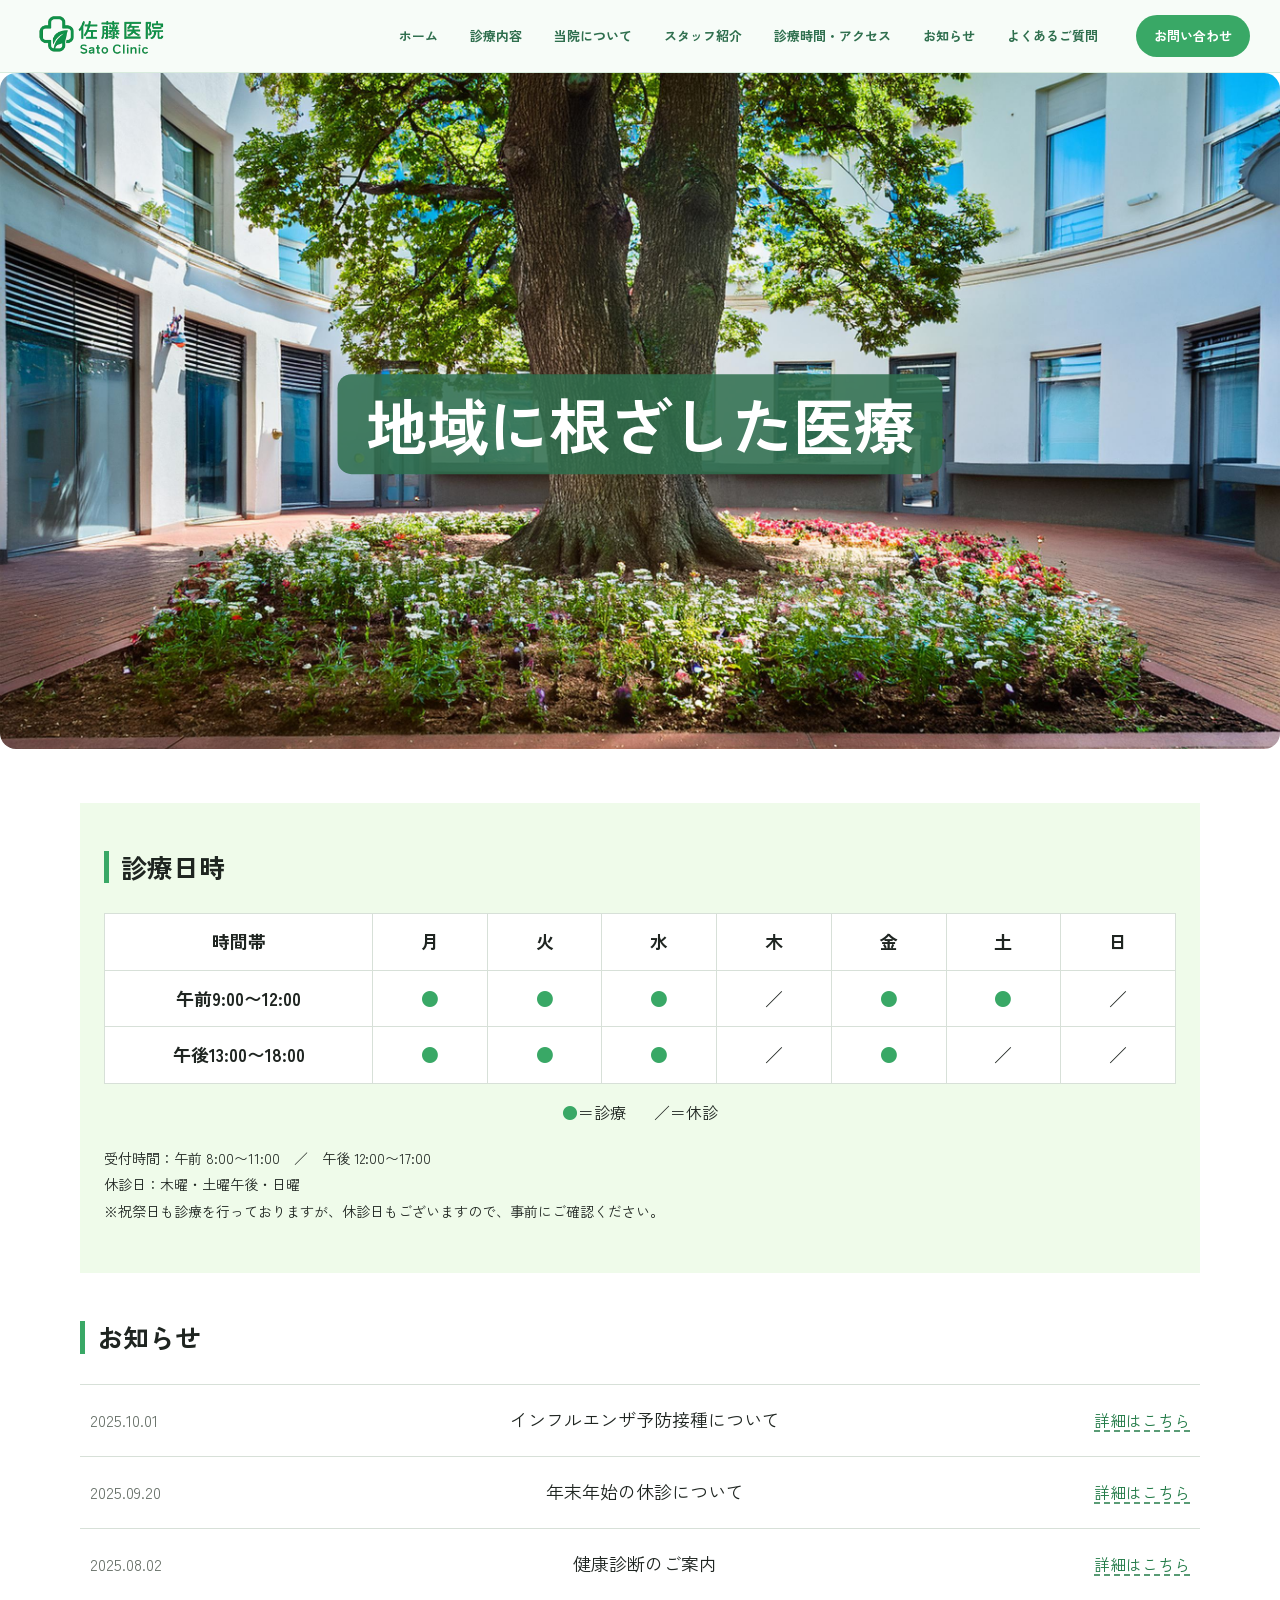
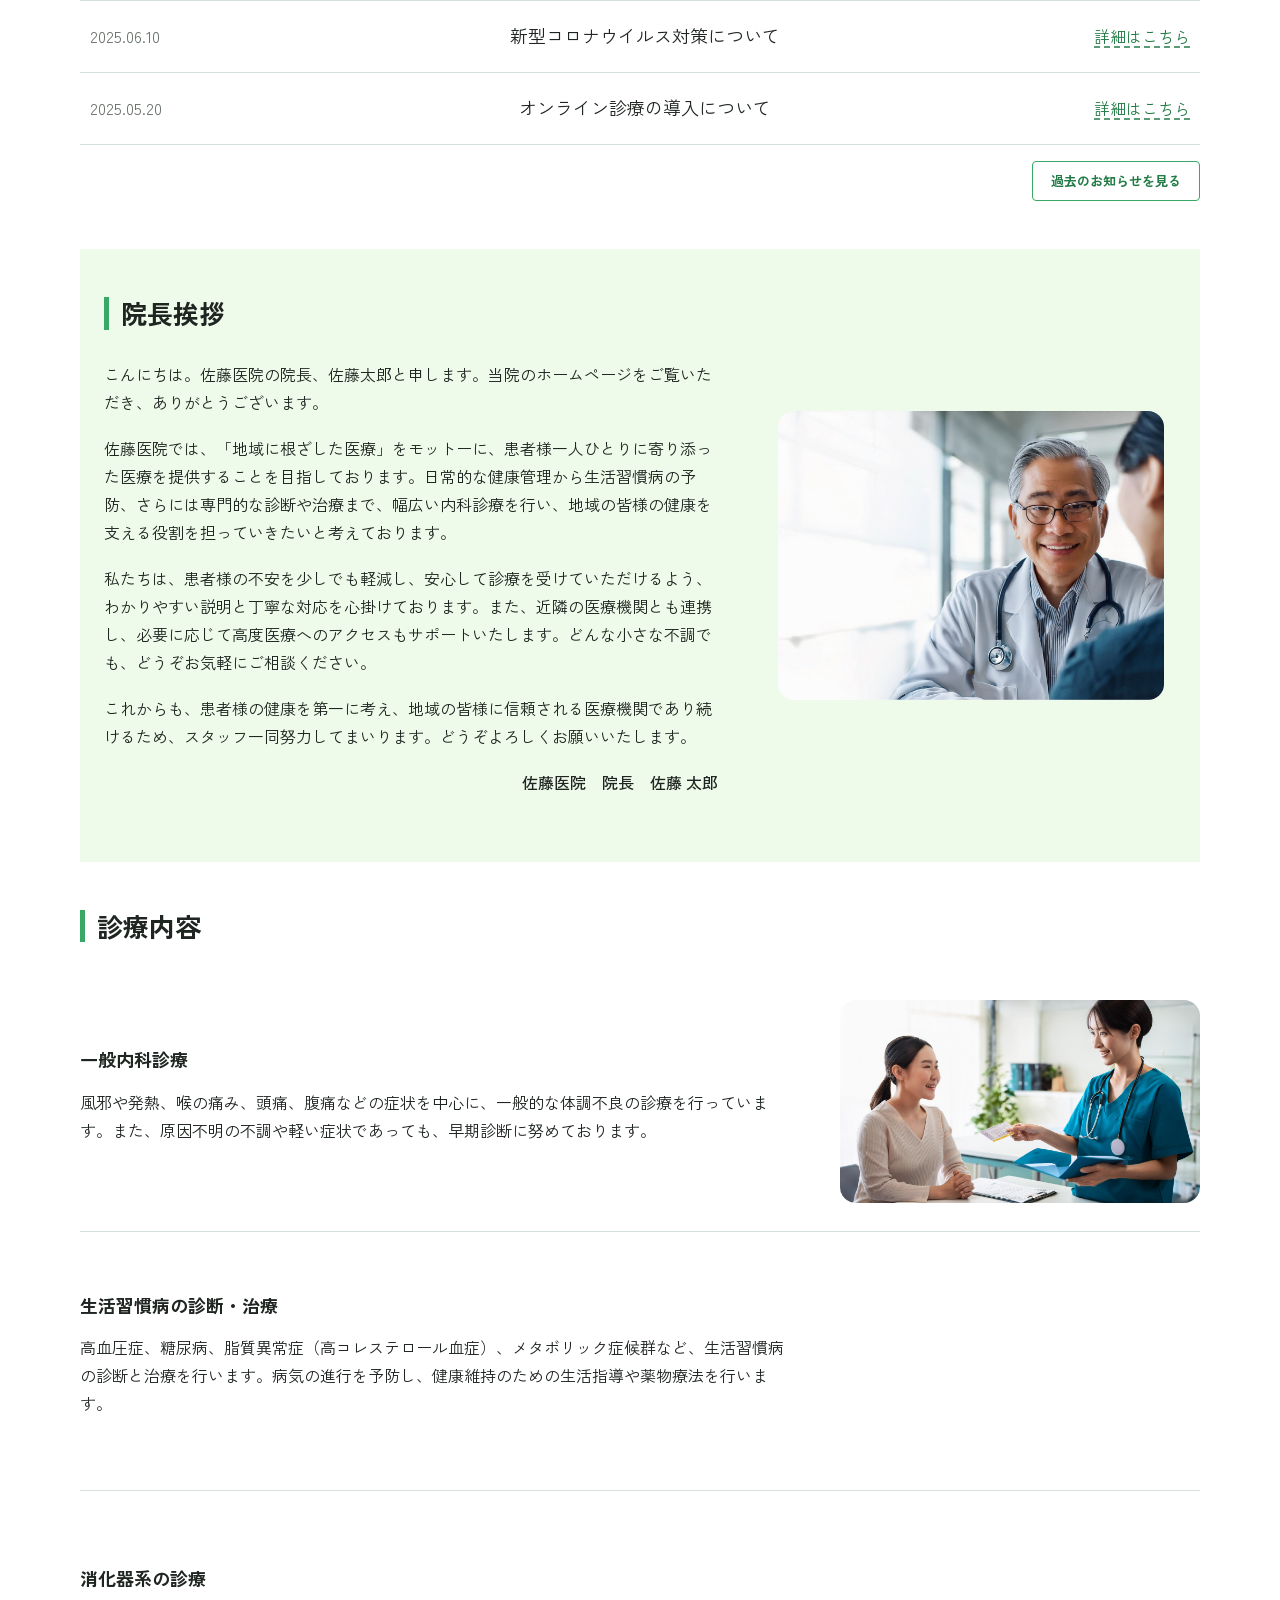
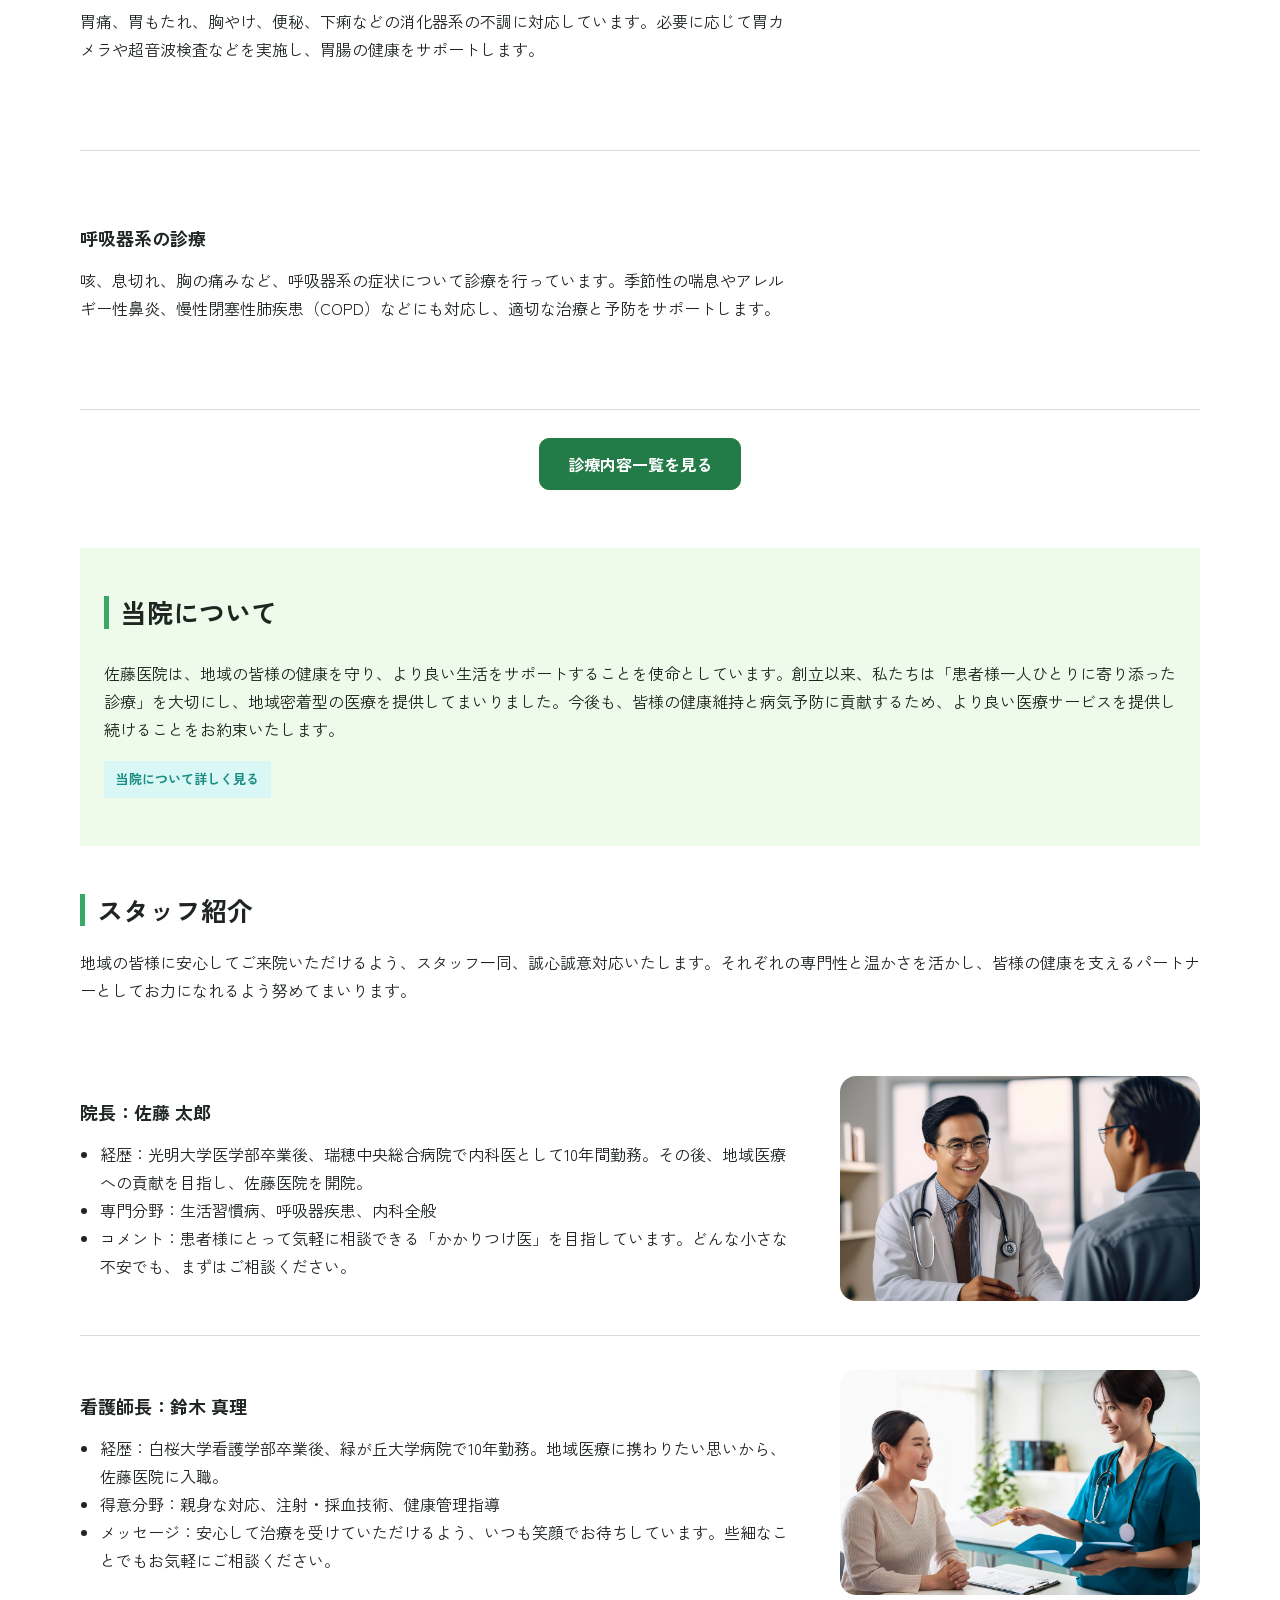
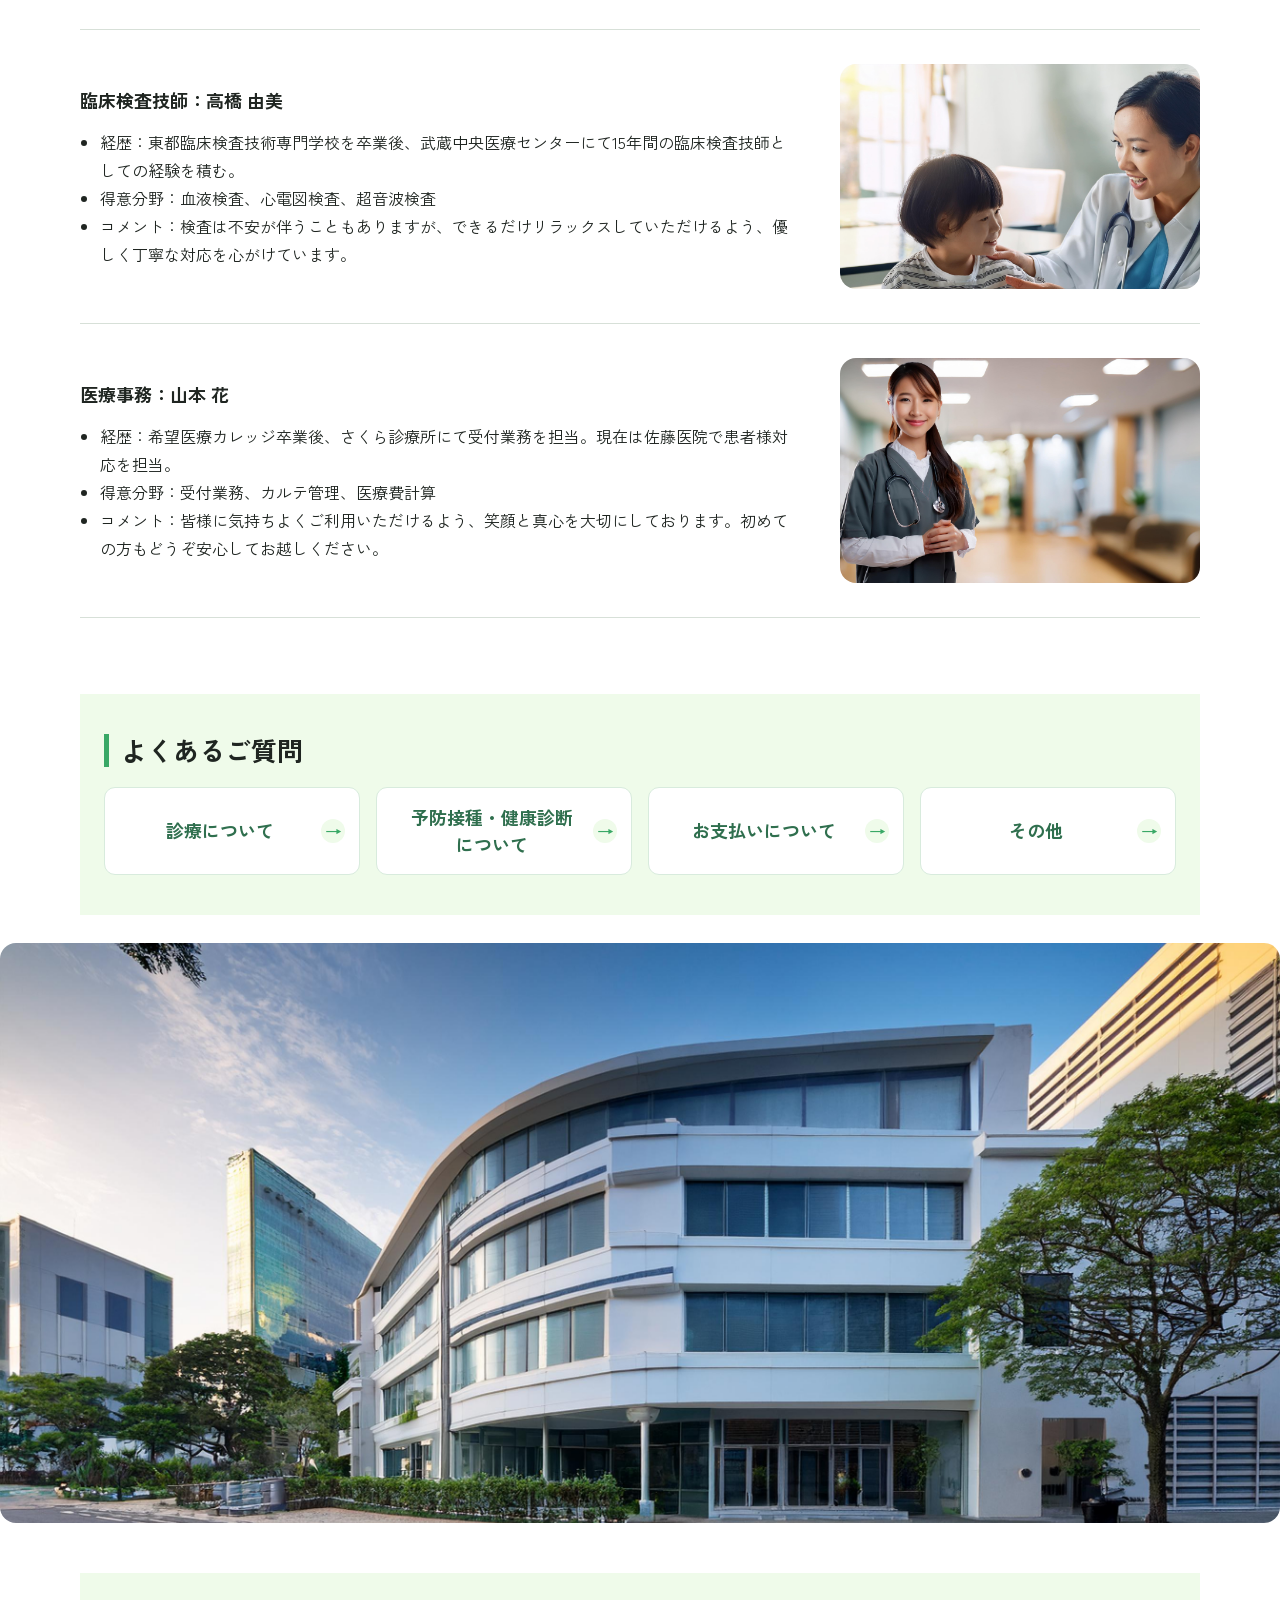
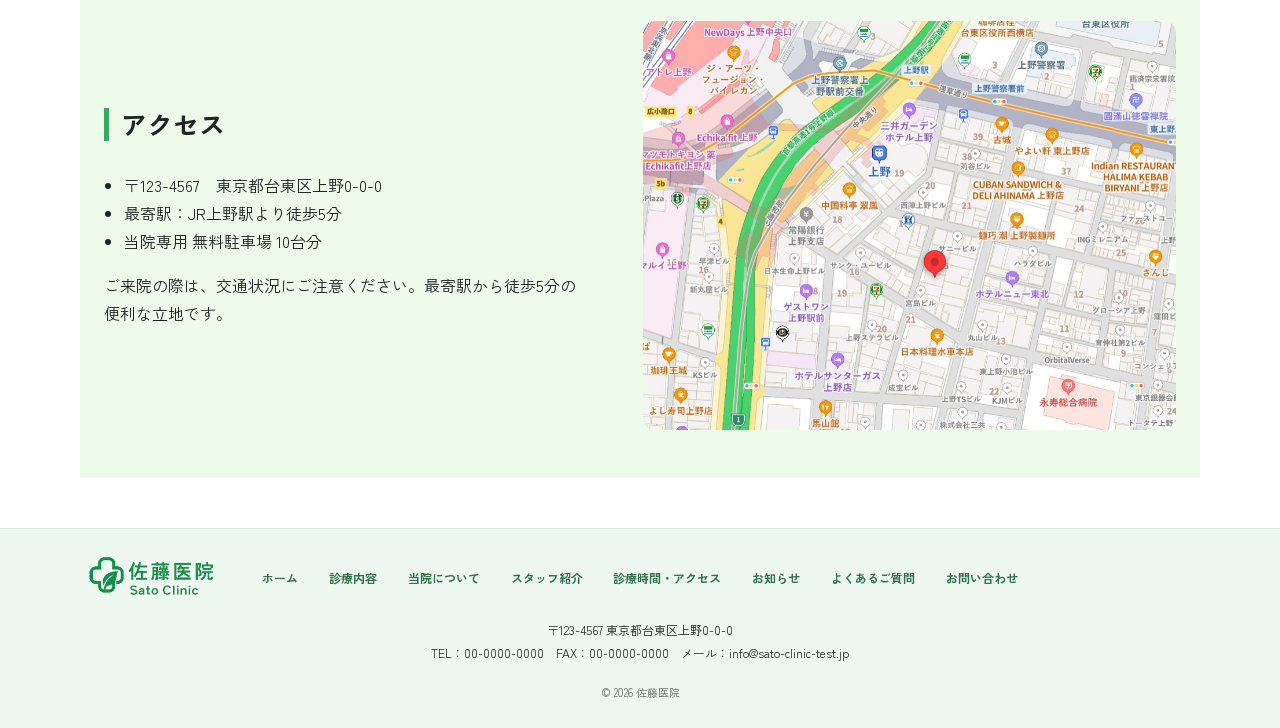
<file: index.html>
<!doctype html>
<html lang="ja">

<head>
  <meta charset="UTF-8">
  <meta name="viewport" content="width=device-width, initial-scale=1.0">
  <meta name="description" content="佐藤医院は地域に根ざした医療を大切にし、患者様一人ひとりに寄り添った診療を行っています。">
  <title>佐藤医院 | 地域に根ざした医療</title>
  <link rel="preconnect" href="https://fonts.googleapis.com">
  <link rel="preconnect" href="https://fonts.gstatic.com" crossorigin>
  <link href="https://fonts.googleapis.com/css2?family=Zen+Kaku+Gothic+New:wght@400;500;700&display=swap"
    rel="stylesheet">
  <link rel="stylesheet" href="CSS/style.css">
</head>

<body>
  <header class="site-header">
    <div class="header-inner">
      <a class="brand" href="index.html#top" aria-label="佐藤医院 トップへ">
        <img src="img/logo.png" alt="佐藤医院 Sato Clinic">
      </a>
      <button class="menu-toggle" type="button" aria-expanded="false" aria-controls="global-nav" aria-label="メニューを開く">
        <span class="menu-icon" aria-hidden="true"><span></span><span></span><span></span></span>
        <span class="menu-label">メニュー</span>
      </button>
      <nav id="global-nav" class="global-nav" aria-label="メインナビゲーション">
        <a href="index.html#top">ホーム</a>
        <a href="services.html">診療内容</a>
        <a href="about.html">当院について</a>
        <a href="staff.html">スタッフ紹介</a>
        <a href="access.html">診療時間・アクセス</a>
        <a href="news.html">お知らせ</a>
        <a href="faq.html">よくあるご質問</a>
        <a class="contact-button mobile-contact" href="contact.html">お問い合わせ</a>
      </nav>
      <a class="contact-button" href="contact.html">お問い合わせ</a>
    </div>
  </header>

  <main id="top">
    <section class="hero" aria-label="メインビジュアル">
      <img src="img/hero.jpg" alt="佐藤医院の中庭">
      <div class="hero-copy">地域に根ざした医療</div>
    </section>

    <div class="page-width">
      <section id="hours" class="section tint-section hours-section">
        <h2 class="section-title">診療日時</h2>
        <div class="table-wrap">
          <table class="hours-table">
            <thead>
              <tr>
                <th>時間帯</th>
                <th>月</th>
                <th>火</th>
                <th>水</th>
                <th>木</th>
                <th>金</th>
                <th>土</th>
                <th>日</th>
              </tr>
            </thead>
            <tbody>
              <tr>
                <th>午前9:00〜12:00</th>
                <td class="open">●</td>
                <td class="open">●</td>
                <td class="open">●</td>
                <td>／</td>
                <td class="open">●</td>
                <td class="open">●</td>
                <td>／</td>
              </tr>
              <tr>
                <th>午後13:00〜18:00</th>
                <td class="open">●</td>
                <td class="open">●</td>
                <td class="open">●</td>
                <td>／</td>
                <td class="open">●</td>
                <td>／</td>
                <td>／</td>
              </tr>
            </tbody>
          </table>
        </div>
        <div class="legend"><span><b class="open-dot">●</b>＝診療</span><span>／＝休診</span></div>
        <div class="hours-note">
          <p>受付時間：午前 8:00〜11:00　／　午後 12:00〜17:00</p>
          <p>休診日：木曜・土曜午後・日曜</p>
          <p>※祝祭日も診療を行っておりますが、休診日もございますので、事前にご確認ください。</p>
        </div>
      </section>

      <section id="news" class="section news-section">
        <h2 class="section-title">お知らせ</h2>
        <div class="news-list">
          <a href="news.html#news-1"><time>2025.10.01</time><span>インフルエンザ予防接種について</span><em>詳細はこちら</em></a>
          <a href="news.html#news-2"><time>2025.09.20</time><span>年末年始の休診について</span><em>詳細はこちら</em></a>
          <a href="news.html#news-3"><time>2025.08.02</time><span>健康診断のご案内</span><em>詳細はこちら</em></a>
          <a href="news.html#news-4"><time>2025.06.10</time><span>新型コロナウイルス対策について</span><em>詳細はこちら</em></a>
          <a href="news.html#news-5"><time>2025.05.20</time><span>オンライン診療の導入について</span><em>詳細はこちら</em></a>
        </div>
        <div class="section-action"><a class="outline-button" href="#">過去のお知らせを見る</a></div>
      </section>

      <section class="section tint-section split-section director-section">
        <div class="split-copy">
          <h2 class="section-title">院長挨拶</h2>
          <p>こんにちは。佐藤医院の院長、佐藤太郎と申します。当院のホームページをご覧いただき、ありがとうございます。</p>
          <p>
            佐藤医院では、「地域に根ざした医療」をモットーに、患者様一人ひとりに寄り添った医療を提供することを目指しております。日常的な健康管理から生活習慣病の予防、さらには専門的な診断や治療まで、幅広い内科診療を行い、地域の皆様の健康を支える役割を担っていきたいと考えております。
          </p>
          <p>
            私たちは、患者様の不安を少しでも軽減し、安心して診療を受けていただけるよう、わかりやすい説明と丁寧な対応を心掛けております。また、近隣の医療機関とも連携し、必要に応じて高度医療へのアクセスもサポートいたします。どんな小さな不調でも、どうぞお気軽にご相談ください。
          </p>
          <p>これからも、患者様の健康を第一に考え、地域の皆様に信頼される医療機関であり続けるため、スタッフ一同努力してまいります。どうぞよろしくお願いいたします。</p>
          <p class="signature">佐藤医院　院長　佐藤 太郎</p>
        </div>
        <figure class="split-image"><img src="img/director.jpg" alt="患者様と話す院長"></figure>
      </section>

      <section id="services" class="section services-section">
        <h2 class="section-title">診療内容</h2>
        <article class="service-row">
          <div>
            <h3>一般内科診療</h3>
            <p>風邪や発熱、喉の痛み、頭痛、腹痛などの症状を中心に、一般的な体調不良の診療を行っています。また、原因不明の不調や軽い症状であっても、早期診断に努めております。</p>
          </div>
          <img src="img/service_general.jpg" alt="一般内科診療のイメージ">
        </article>
        <article class="service-row">
          <div>
            <h3>生活習慣病の診断・治療</h3>
            <p>高血圧症、糖尿病、脂質異常症（高コレステロール血症）、メタボリック症候群など、生活習慣病の診断と治療を行います。病気の進行を予防し、健康維持のための生活指導や薬物療法を行います。</p>
          </div>
          <img src="img/service_lifestyle.jpg" alt="生活習慣病診療のイメージ">
        </article>
        <article class="service-row">
          <div>
            <h3>消化器系の診療</h3>
            <p>胃痛、胃もたれ、胸やけ、便秘、下痢などの消化器系の不調に対応しています。必要に応じて胃カメラや超音波検査などを実施し、胃腸の健康をサポートします。</p>
          </div>
          <img src="img/service_digestive.jpg" alt="消化器系の診療イメージ">
        </article>
        <article class="service-row">
          <div>
            <h3>呼吸器系の診療</h3>
            <p>咳、息切れ、胸の痛みなど、呼吸器系の症状について診療を行っています。季節性の喘息やアレルギー性鼻炎、慢性閉塞性肺疾患（COPD）などにも対応し、適切な治療と予防をサポートします。</p>
          </div>
          <img src="img/service_respiratory.jpg" alt="呼吸器系の診療イメージ">
        </article>
        <div class="services-section-action"><a class="services-list-button" href="services.html">診療内容一覧を見る</a></div>
      </section>

      <section id="about" class="section tint-section about-section">
        <h2 class="section-title">当院について</h2>
        <p>
          佐藤医院は、地域の皆様の健康を守り、より良い生活をサポートすることを使命としています。創立以来、私たちは「患者様一人ひとりに寄り添った診療」を大切にし、地域密着型の医療を提供してまいりました。今後も、皆様の健康維持と病気予防に貢献するため、より良い医療サービスを提供し続けることをお約束いたします。
        </p>
        <a class="small-button" href="#">当院について詳しく見る</a>
      </section>

      <section id="staff" class="section staff-section">
        <h2 class="section-title">スタッフ紹介</h2>
        <p class="section-intro">
          地域の皆様に安心してご来院いただけるよう、スタッフ一同、誠心誠意対応いたします。それぞれの専門性と温かさを活かし、皆様の健康を支えるパートナーとしてお力になれるよう努めてまいります。</p>

        <article class="staff-row">
          <div>
            <h3>院長：佐藤 太郎</h3>
            <ul>
              <li>経歴：光明大学医学部卒業後、瑞穂中央総合病院で内科医として10年間勤務。その後、地域医療への貢献を目指し、佐藤医院を開院。</li>
              <li>専門分野：生活習慣病、呼吸器疾患、内科全般</li>
              <li>コメント：患者様にとって気軽に相談できる「かかりつけ医」を目指しています。どんな小さな不安でも、まずはご相談ください。</li>
            </ul>
          </div>
          <img src="img/staff_director.jpg" alt="院長 佐藤太郎">
        </article>
        <article class="staff-row">
          <div>
            <h3>看護師長：鈴木 真理</h3>
            <ul>
              <li>経歴：白桜大学看護学部卒業後、緑が丘大学病院で10年勤務。地域医療に携わりたい思いから、佐藤医院に入職。</li>
              <li>得意分野：親身な対応、注射・採血技術、健康管理指導</li>
              <li>メッセージ：安心して治療を受けていただけるよう、いつも笑顔でお待ちしています。些細なことでもお気軽にご相談ください。</li>
            </ul>
          </div>
          <img src="img/staff_nurse.jpg" alt="看護師長 鈴木真理">
        </article>
        <article class="staff-row">
          <div>
            <h3>臨床検査技師：高橋 由美</h3>
            <ul>
              <li>経歴：東都臨床検査技術専門学校を卒業後、武蔵中央医療センターにて15年間の臨床検査技師としての経験を積む。</li>
              <li>得意分野：血液検査、心電図検査、超音波検査</li>
              <li>コメント：検査は不安が伴うこともありますが、できるだけリラックスしていただけるよう、優しく丁寧な対応を心がけています。</li>
            </ul>
          </div>
          <img src="img/staff_technician.jpg" alt="臨床検査技師 高橋由美">
        </article>
        <article class="staff-row">
          <div>
            <h3>医療事務：山本 花</h3>
            <ul>
              <li>経歴：希望医療カレッジ卒業後、さくら診療所にて受付業務を担当。現在は佐藤医院で患者様対応を担当。</li>
              <li>得意分野：受付業務、カルテ管理、医療費計算</li>
              <li>コメント：皆様に気持ちよくご利用いただけるよう、笑顔と真心を大切にしております。初めての方もどうぞ安心してお越しください。</li>
            </ul>
          </div>
          <img src="img/staff_office.jpg" alt="医療事務 山本花">
        </article>
      </section>

      <section id="faq" class="section tint-section faq-section">
        <h2 class="section-title">よくあるご質問</h2>
        <div class="faq-category-links">
          <a class="faq-category-link" href="faq.html#faq-medical">診療について</a>
          <a class="faq-category-link" href="faq.html#faq-vaccine">予防接種・健康診断<br>について</a>
          <a class="faq-category-link" href="faq.html#faq-payment">お支払いについて</a>
          <a class="faq-category-link" href="faq.html#faq-other">その他</a>
        </div>
      </section>
    </div>

    <section class="hospital-visual"><img src="img/hospital.jpg" alt="佐藤医院 外観"></section>

    <div class="page-width">
      <section id="access" class="section tint-section access-section">
        <div class="access-copy">
          <h2 class="section-title">アクセス</h2>
          <ul>
            <li>〒123-4567　東京都台東区上野0-0-0</li>
            <li>最寄駅：JR上野駅より徒歩5分</li>
            <li>当院専用 無料駐車場 10台分</li>
          </ul>
          <p>ご来院の際は、交通状況にご注意ください。最寄駅から徒歩5分の便利な立地です。</p>
        </div>
        <a class="map-link" href="https://maps.google.com/" target="_blank" rel="noopener"><img src="img/map.jpg"
            alt="佐藤医院周辺地図"></a>
      </section>
    </div>
  </main>

  <footer class="site-footer">
    <div class="footer-inner page-width">
      <img class="footer-logo" src="img/logo.png" alt="佐藤医院">
      <nav class="footer-nav" aria-label="フッターナビゲーション">
        <a href="index.html#top">ホーム</a>
        <a href="services.html">診療内容</a>
        <a href="about.html">当院について</a>
        <a href="staff.html">スタッフ紹介</a>
        <a href="access.html">診療時間・アクセス</a>
        <a href="news.html">お知らせ</a>
        <a href="faq.html">よくあるご質問</a>
        <a href="contact.html">お問い合わせ</a>
      </nav>
      <div class="footer-info">
        <p>〒123-4567 東京都台東区上野0-0-0</p>
        <p>TEL：00-0000-0000　FAX：00-0000-0000　メール：info@sato-clinic-test.jp</p>
      </div>
      <small>© 2026 佐藤医院</small>
    </div>
  </footer>
  <script src="JS/script.js"></script>
</body>

</html>
</file>
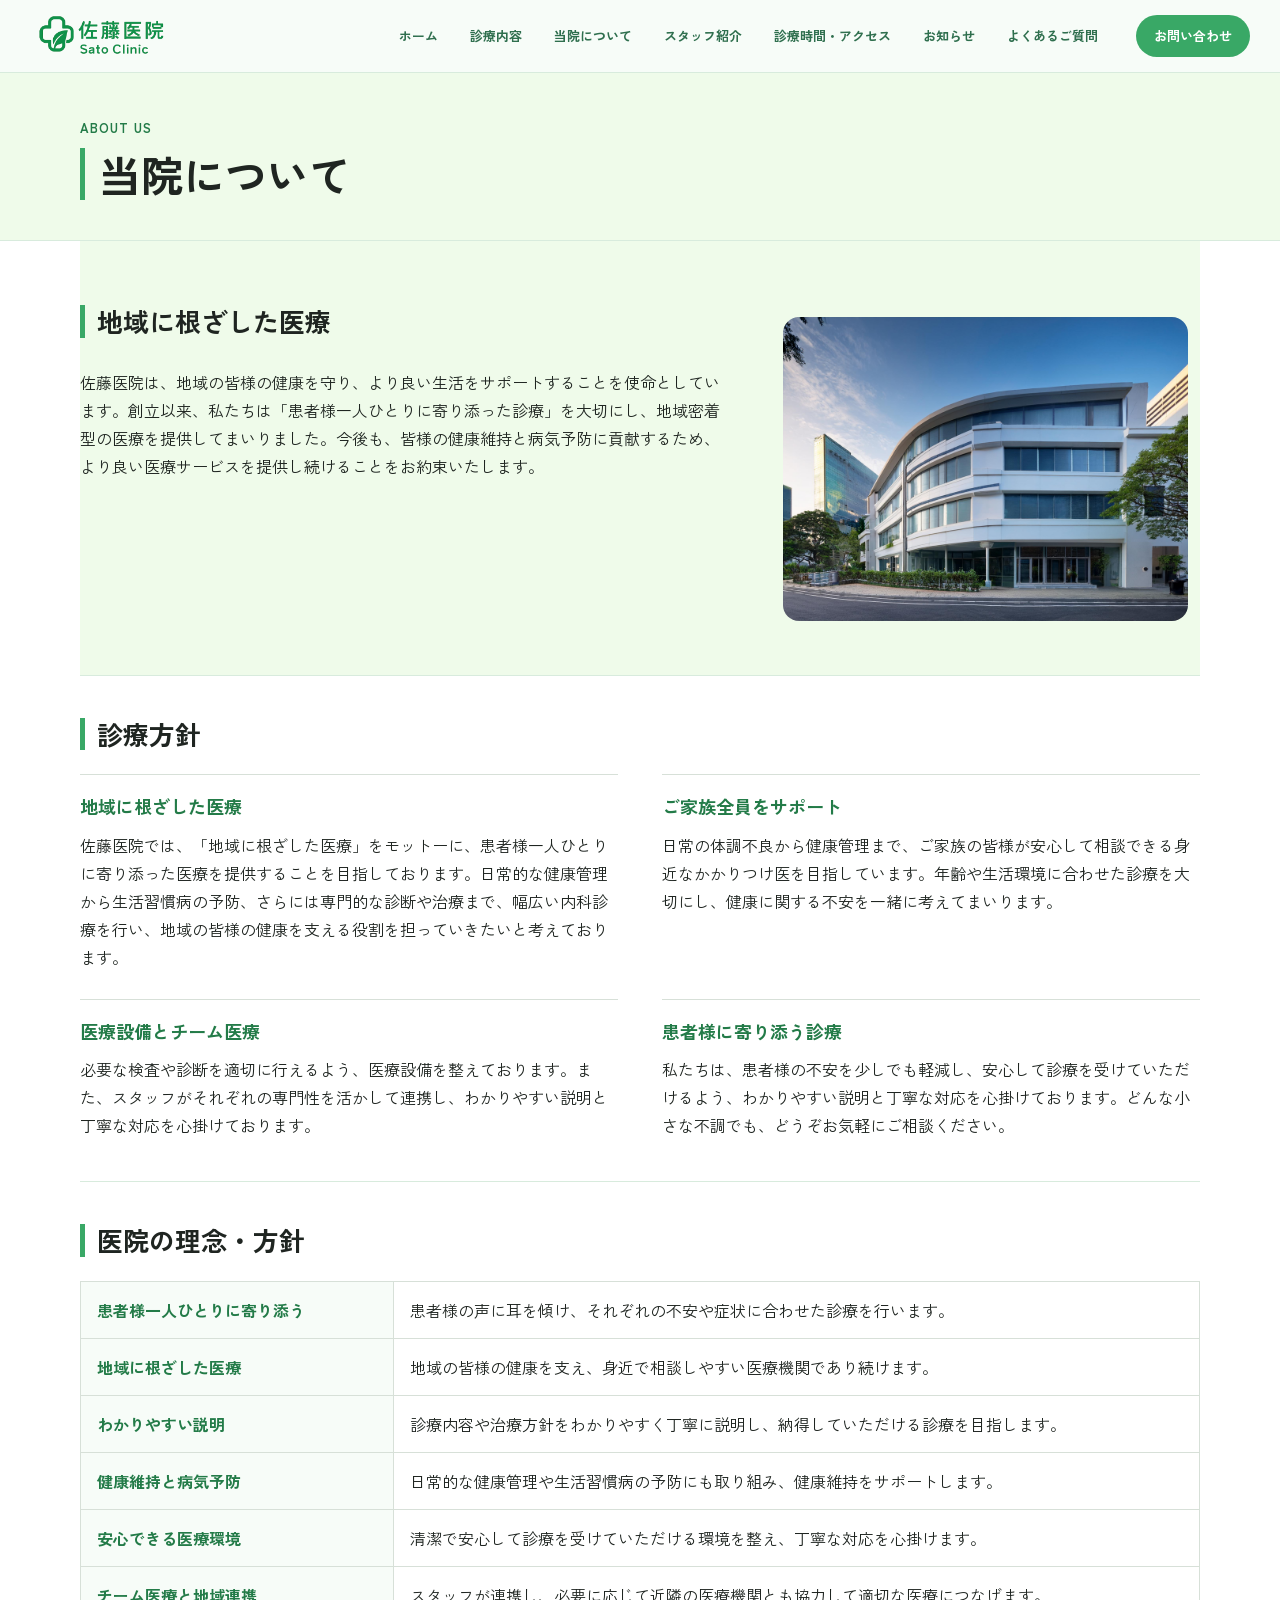
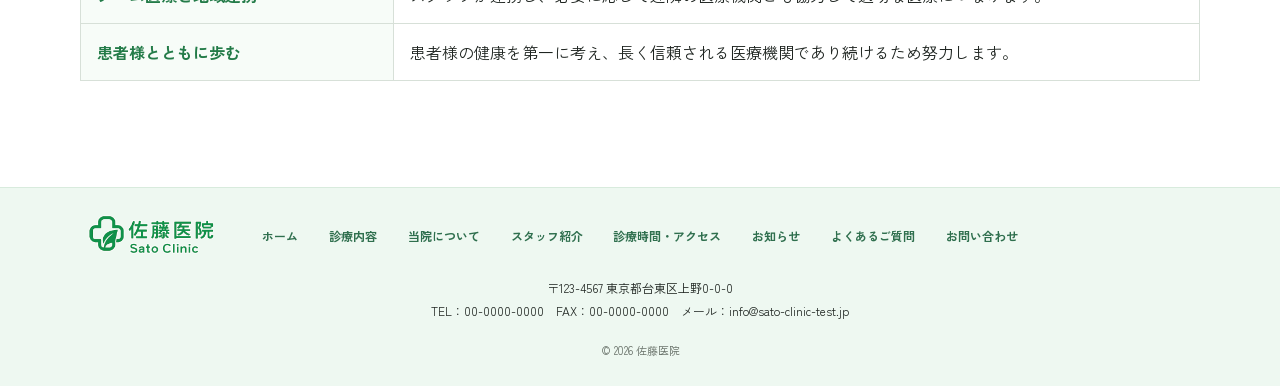
<file: about.html>
<!doctype html>
<html lang="ja">

<head>
  <meta charset="UTF-8">
  <meta name="viewport" content="width=device-width, initial-scale=1.0">
  <meta name="description" content="佐藤医院の診療方針と医院の理念をご案内します。">
  <title>佐藤医院 | 当院について</title>
  <link rel="preconnect" href="https://fonts.googleapis.com">
  <link rel="preconnect" href="https://fonts.gstatic.com" crossorigin>
  <link href="https://fonts.googleapis.com/css2?family=Zen+Kaku+Gothic+New:wght@400;500;700&display=swap"
    rel="stylesheet">
  <link rel="stylesheet" href="CSS/style.css">
</head>

<body>
  <header class="site-header">
    <div class="header-inner">
      <a class="brand" href="index.html#top" aria-label="佐藤医院 トップへ">
        <img src="img/logo.png" alt="佐藤医院 Sato Clinic">
      </a>
      <button class="menu-toggle" type="button" aria-expanded="false" aria-controls="global-nav" aria-label="メニューを開く">
        <span class="menu-icon" aria-hidden="true"><span></span><span></span><span></span></span>
        <span class="menu-label">メニュー</span>
      </button>
      <nav id="global-nav" class="global-nav" aria-label="メインナビゲーション">
        <a href="index.html#top">ホーム</a>
        <a href="services.html">診療内容</a>
        <a href="about.html">当院について</a>
        <a href="staff.html">スタッフ紹介</a>
        <a href="access.html">診療時間・アクセス</a>
        <a href="news.html">お知らせ</a>
        <a href="faq.html">よくあるご質問</a>
        <a class="contact-button mobile-contact" href="contact.html">お問い合わせ</a>
      </nav>
      <a class="contact-button" href="contact.html">お問い合わせ</a>
    </div>
  </header>

  <main id="top" class="subpage-main about-page">
    <section class="page-heading">
      <div class="page-width">
        <p class="page-kicker">ABOUT US</p>
        <h1 class="page-title">当院について</h1>
      </div>
    </section>

    <div class="page-width page-body">
      <section class="section tint-section split-section about-page-section">
        <div class="split-copy">
          <h2 class="section-title">地域に根ざした医療</h2>
          <p>佐藤医院は、地域の皆様の健康を守り、より良い生活をサポートすることを使命としています。創立以来、私たちは「患者様一人ひとりに寄り添った診療」を大切にし、地域密着型の医療を提供してまいりました。今後も、皆様の健康維持と病気予防に貢献するため、より良い医療サービスを提供し続けることをお約束いたします。</p>
        </div>
        <figure class="split-image">
          <img src="img/hospital.jpg" alt="佐藤医院 外観">
        </figure>
      </section>

      <section class="section" aria-labelledby="about-points-title">
        <h2 id="about-points-title" class="section-title">診療方針</h2>
        <div class="about-points">
          <article class="about-point">
            <h3>地域に根ざした医療</h3>
            <p>佐藤医院では、「地域に根ざした医療」をモットーに、患者様一人ひとりに寄り添った医療を提供することを目指しております。日常的な健康管理から生活習慣病の予防、さらには専門的な診断や治療まで、幅広い内科診療を行い、地域の皆様の健康を支える役割を担っていきたいと考えております。</p>
          </article>
          <article class="about-point">
            <h3>ご家族全員をサポート</h3>
            <p>日常の体調不良から健康管理まで、ご家族の皆様が安心して相談できる身近なかかりつけ医を目指しています。年齢や生活環境に合わせた診療を大切にし、健康に関する不安を一緒に考えてまいります。</p>
          </article>
          <article class="about-point">
            <h3>医療設備とチーム医療</h3>
            <p>必要な検査や診断を適切に行えるよう、医療設備を整えております。また、スタッフがそれぞれの専門性を活かして連携し、わかりやすい説明と丁寧な対応を心掛けております。</p>
          </article>
          <article class="about-point">
            <h3>患者様に寄り添う診療</h3>
            <p>私たちは、患者様の不安を少しでも軽減し、安心して診療を受けていただけるよう、わかりやすい説明と丁寧な対応を心掛けております。どんな小さな不調でも、どうぞお気軽にご相談ください。</p>
          </article>
        </div>
      </section>

      <section class="section" aria-labelledby="policy-title">
        <h2 id="policy-title" class="section-title">医院の理念・方針</h2>
        <table class="policy-table">
          <tbody>
            <tr>
              <th scope="row">患者様一人ひとりに寄り添う</th>
              <td><p>患者様の声に耳を傾け、それぞれの不安や症状に合わせた診療を行います。</p></td>
            </tr>
            <tr>
              <th scope="row">地域に根ざした医療</th>
              <td><p>地域の皆様の健康を支え、身近で相談しやすい医療機関であり続けます。</p></td>
            </tr>
            <tr>
              <th scope="row">わかりやすい説明</th>
              <td><p>診療内容や治療方針をわかりやすく丁寧に説明し、納得していただける診療を目指します。</p></td>
            </tr>
            <tr>
              <th scope="row">健康維持と病気予防</th>
              <td><p>日常的な健康管理や生活習慣病の予防にも取り組み、健康維持をサポートします。</p></td>
            </tr>
            <tr>
              <th scope="row">安心できる医療環境</th>
              <td><p>清潔で安心して診療を受けていただける環境を整え、丁寧な対応を心掛けます。</p></td>
            </tr>
            <tr>
              <th scope="row">チーム医療と地域連携</th>
              <td><p>スタッフが連携し、必要に応じて近隣の医療機関とも協力して適切な医療につなげます。</p></td>
            </tr>
            <tr>
              <th scope="row">患者様とともに歩む</th>
              <td><p>患者様の健康を第一に考え、長く信頼される医療機関であり続けるため努力します。</p></td>
            </tr>
          </tbody>
        </table>
      </section>

    </div>
  </main>

  <footer class="site-footer">
    <div class="footer-inner page-width">
      <img class="footer-logo" src="img/logo.png" alt="佐藤医院">
      <nav class="footer-nav" aria-label="フッターナビゲーション">
        <a href="index.html#top">ホーム</a>
        <a href="services.html">診療内容</a>
        <a href="about.html">当院について</a>
        <a href="staff.html">スタッフ紹介</a>
        <a href="access.html">診療時間・アクセス</a>
        <a href="news.html">お知らせ</a>
        <a href="faq.html">よくあるご質問</a>
        <a href="contact.html">お問い合わせ</a>
      </nav>
      <div class="footer-info">
        <p>〒123-4567 東京都台東区上野0-0-0</p>
        <p>TEL：00-0000-0000　FAX：00-0000-0000　メール：info@sato-clinic-test.jp</p>
      </div>
      <small>© 2026 佐藤医院</small>
    </div>
  </footer>
  <script src="JS/script.js"></script>
</body>

</html>
</file>
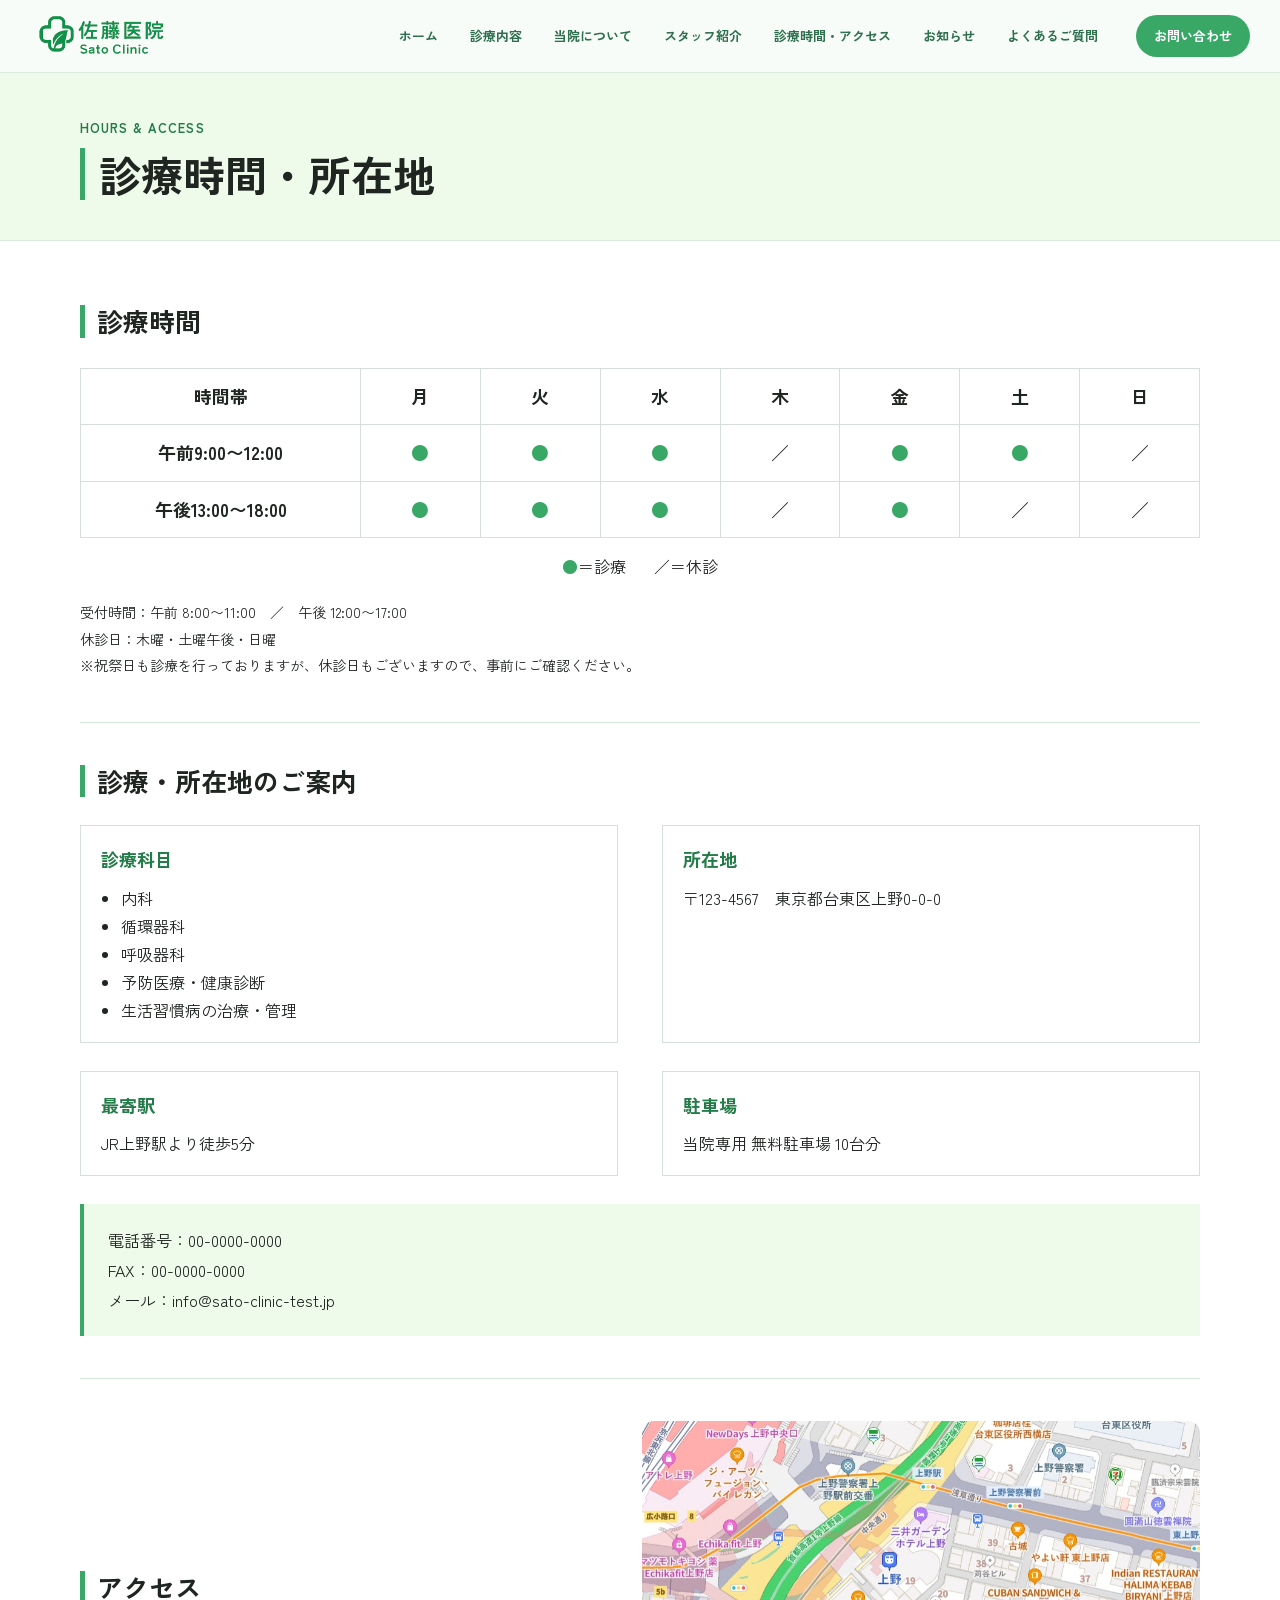
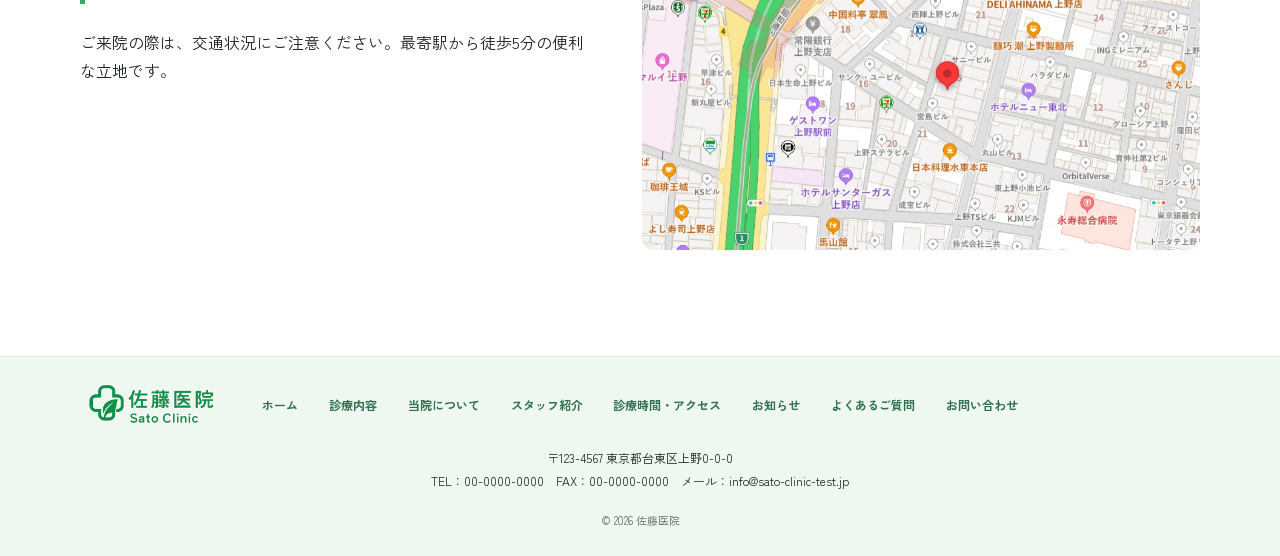
<file: access.html>
<!doctype html>
<html lang="ja">

<head>
  <meta charset="UTF-8">
  <meta name="viewport" content="width=device-width, initial-scale=1.0">
  <meta name="description" content="佐藤医院の診療時間と所在地、アクセス情報をご案内します。">
  <title>佐藤医院 | 診療時間・所在地</title>
  <link rel="preconnect" href="https://fonts.googleapis.com">
  <link rel="preconnect" href="https://fonts.gstatic.com" crossorigin>
  <link href="https://fonts.googleapis.com/css2?family=Zen+Kaku+Gothic+New:wght@400;500;700&display=swap"
    rel="stylesheet">
  <link rel="stylesheet" href="CSS/style.css">
</head>

<body>
  <header class="site-header">
    <div class="header-inner">
      <a class="brand" href="index.html#top" aria-label="佐藤医院 トップへ">
        <img src="img/logo.png" alt="佐藤医院 Sato Clinic">
      </a>
      <button class="menu-toggle" type="button" aria-expanded="false" aria-controls="global-nav" aria-label="メニューを開く">
        <span class="menu-icon" aria-hidden="true"><span></span><span></span><span></span></span>
        <span class="menu-label">メニュー</span>
      </button>
      <nav id="global-nav" class="global-nav" aria-label="メインナビゲーション">
        <a href="index.html#top">ホーム</a>
        <a href="services.html">診療内容</a>
        <a href="about.html">当院について</a>
        <a href="staff.html">スタッフ紹介</a>
        <a href="access.html">診療時間・アクセス</a>
        <a href="news.html">お知らせ</a>
        <a href="faq.html">よくあるご質問</a>
        <a class="contact-button mobile-contact" href="contact.html">お問い合わせ</a>
      </nav>
      <a class="contact-button" href="contact.html">お問い合わせ</a>
    </div>
  </header>

  <main id="top" class="subpage-main access-page">
    <section class="page-heading">
      <div class="page-width">
        <p class="page-kicker">HOURS &amp; ACCESS</p>
        <h1 class="page-title">診療時間・所在地</h1>
      </div>
    </section>

    <div class="page-width page-body">
      <section class="section access-hours" aria-labelledby="hours-title">
        <h2 id="hours-title" class="section-title">診療時間</h2>
        <div class="table-wrap">
          <table class="hours-table">
            <thead>
              <tr>
                <th>時間帯</th>
                <th>月</th>
                <th>火</th>
                <th>水</th>
                <th>木</th>
                <th>金</th>
                <th>土</th>
                <th>日</th>
              </tr>
            </thead>
            <tbody>
              <tr>
                <th>午前9:00〜12:00</th>
                <td class="open">●</td>
                <td class="open">●</td>
                <td class="open">●</td>
                <td>／</td>
                <td class="open">●</td>
                <td class="open">●</td>
                <td>／</td>
              </tr>
              <tr>
                <th>午後13:00〜18:00</th>
                <td class="open">●</td>
                <td class="open">●</td>
                <td class="open">●</td>
                <td>／</td>
                <td class="open">●</td>
                <td>／</td>
                <td>／</td>
              </tr>
            </tbody>
          </table>
        </div>
        <div class="legend"><span><b class="open-dot">●</b>＝診療</span><span>／＝休診</span></div>
        <div class="hours-note">
          <p>受付時間：午前 8:00〜11:00　／　午後 12:00〜17:00</p>
          <p>休診日：木曜・土曜午後・日曜</p>
          <p>※祝祭日も診療を行っておりますが、休診日もございますので、事前にご確認ください。</p>
        </div>
      </section>

      <section class="section" aria-labelledby="clinic-info-title">
        <h2 id="clinic-info-title" class="section-title">診療・所在地のご案内</h2>
        <div class="detail-grid">
          <article class="detail-card">
            <h3>診療科目</h3>
            <ul>
              <li>内科</li>
              <li>循環器科</li>
              <li>呼吸器科</li>
              <li>予防医療・健康診断</li>
              <li>生活習慣病の治療・管理</li>
            </ul>
          </article>
          <article class="detail-card">
            <h3>所在地</h3>
            <p>〒123-4567　東京都台東区上野0-0-0</p>
          </article>
          <article class="detail-card">
            <h3>最寄駅</h3>
            <p>JR上野駅より徒歩5分</p>
          </article>
          <article class="detail-card">
            <h3>駐車場</h3>
            <p>当院専用 無料駐車場 10台分</p>
          </article>
        </div>
        <div class="contact-panel">
          <p>電話番号：00-0000-0000</p>
          <p>FAX：00-0000-0000</p>
          <p>メール：info@sato-clinic-test.jp</p>
        </div>
      </section>

      <section class="section access-section" aria-labelledby="access-title">
        <div class="access-copy">
          <h2 id="access-title" class="section-title">アクセス</h2>
          <p>ご来院の際は、交通状況にご注意ください。最寄駅から徒歩5分の便利な立地です。</p>
        </div>
        <a class="map-link" href="https://maps.google.com/" target="_blank" rel="noopener"><img src="img/map.jpg"
            alt="佐藤医院周辺地図"></a>
      </section>
    </div>
  </main>

  <footer class="site-footer">
    <div class="footer-inner page-width">
      <img class="footer-logo" src="img/logo.png" alt="佐藤医院">
      <nav class="footer-nav" aria-label="フッターナビゲーション">
        <a href="index.html#top">ホーム</a>
        <a href="services.html">診療内容</a>
        <a href="about.html">当院について</a>
        <a href="staff.html">スタッフ紹介</a>
        <a href="access.html">診療時間・アクセス</a>
        <a href="news.html">お知らせ</a>
        <a href="faq.html">よくあるご質問</a>
        <a href="contact.html">お問い合わせ</a>
      </nav>
      <div class="footer-info">
        <p>〒123-4567 東京都台東区上野0-0-0</p>
        <p>TEL：00-0000-0000　FAX：00-0000-0000　メール：info@sato-clinic-test.jp</p>
      </div>
      <small>© 2026 佐藤医院</small>
    </div>
  </footer>
  <script src="JS/script.js"></script>
</body>

</html>
</file>
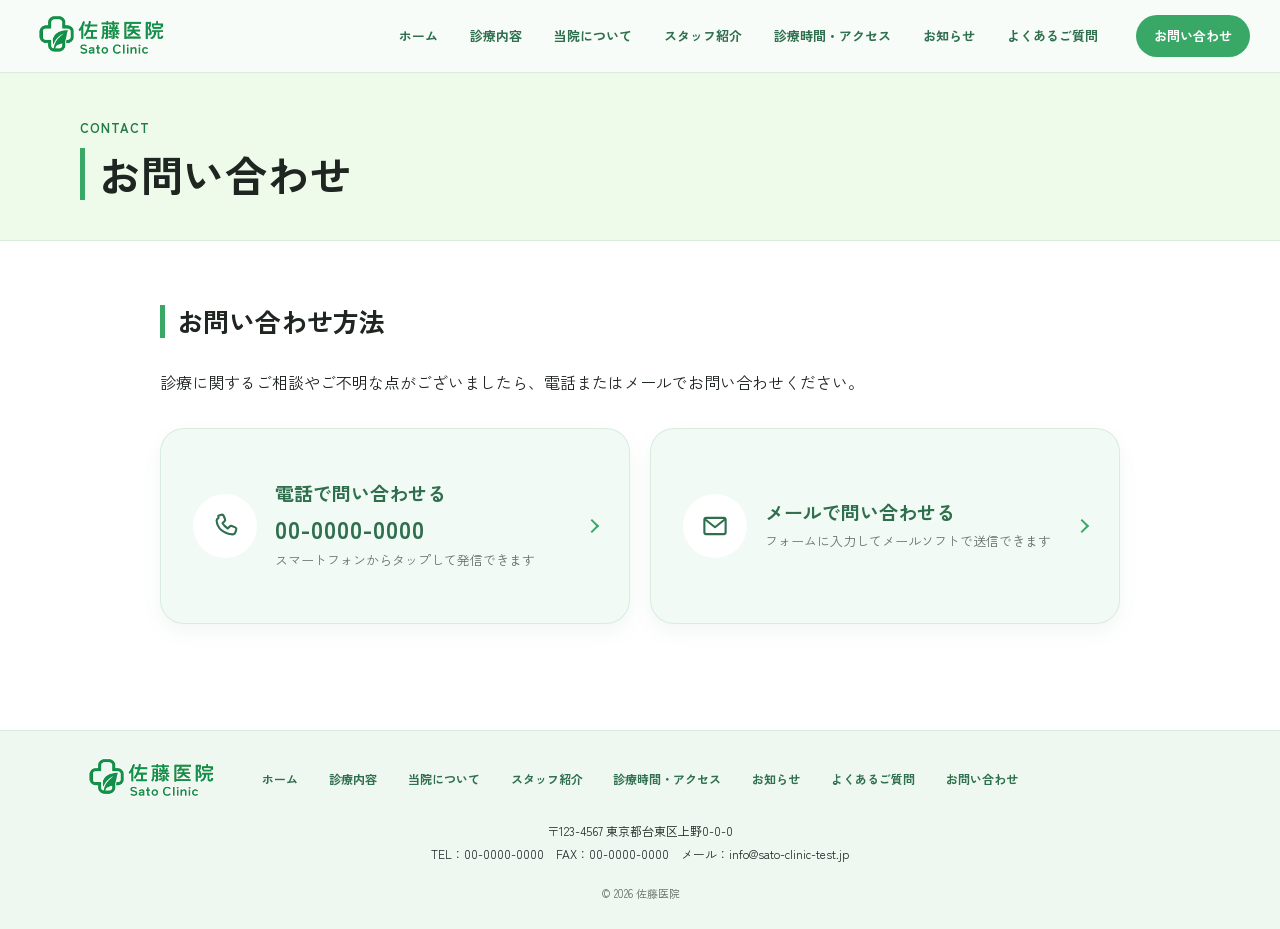
<file: contact.html>
<!doctype html>
<html lang="ja">

<head>
  <meta charset="UTF-8">
  <meta name="viewport" content="width=device-width, initial-scale=1.0">
  <meta name="description" content="佐藤医院へのお問い合わせ方法をご案内します。">
  <title>佐藤医院 | よくある質問・お問い合わせ</title>
  <link rel="preconnect" href="https://fonts.googleapis.com">
  <link rel="preconnect" href="https://fonts.gstatic.com" crossorigin>
  <link href="https://fonts.googleapis.com/css2?family=Zen+Kaku+Gothic+New:wght@400;500;700&display=swap"
    rel="stylesheet">
  <link rel="stylesheet" href="CSS/style.css">
</head>

<body>
  <header class="site-header">
    <div class="header-inner">
      <a class="brand" href="index.html#top" aria-label="佐藤医院 トップへ">
        <img src="img/logo.png" alt="佐藤医院 Sato Clinic">
      </a>
      <button class="menu-toggle" type="button" aria-expanded="false" aria-controls="global-nav" aria-label="メニューを開く">
        <span class="menu-icon" aria-hidden="true"><span></span><span></span><span></span></span>
        <span class="menu-label">メニュー</span>
      </button>
      <nav id="global-nav" class="global-nav" aria-label="メインナビゲーション">
        <a href="index.html#top">ホーム</a>
        <a href="services.html">診療内容</a>
        <a href="about.html">当院について</a>
        <a href="staff.html">スタッフ紹介</a>
        <a href="access.html">診療時間・アクセス</a>
        <a href="news.html">お知らせ</a>
        <a href="faq.html">よくあるご質問</a>
        <a class="contact-button mobile-contact" href="contact.html">お問い合わせ</a>
      </nav>
      <a class="contact-button" href="contact.html">お問い合わせ</a>
    </div>
  </header>

  <main id="top" class="subpage-main contact-page">
    <section class="page-heading">
      <div class="page-width">
        <p class="page-kicker">CONTACT</p>
        <h1 class="page-title">お問い合わせ</h1>
      </div>
    </section>

    <div class="page-width page-body">
      <section class="section contact-section" aria-labelledby="contact-method-title">
        <h2 id="contact-method-title" class="section-title">お問い合わせ方法</h2>
        <p>診療に関するご相談やご不明な点がございましたら、電話またはメールでお問い合わせください。</p>

        <div class="contact-options">
          <a class="contact-choice contact-choice-phone" href="tel:00-0000-0000">
            <span class="contact-choice-icon" aria-hidden="true">
              <svg viewBox="0 0 24 24" focusable="false">
                <path d="M6.7 3.8 9.1 3a1.5 1.5 0 0 1 1.8.8l1.1 2.7a1.5 1.5 0 0 1-.4 1.7L10 9.8a13.7 13.7 0 0 0 4.2 4.2l1.6-1.6a1.5 1.5 0 0 1 1.7-.4l2.7 1.1a1.5 1.5 0 0 1 .8 1.8l-.8 2.4a2 2 0 0 1-2 1.4C10.4 18.2 5.8 13.6 5.3 7.8a2 2 0 0 1 1.4-2Z"></path>
              </svg>
            </span>
            <span class="contact-choice-content">
              <span class="contact-choice-label">電話で問い合わせる</span>
              <strong class="contact-choice-number">00-0000-0000</strong>
              <span class="contact-choice-note">スマートフォンからタップして発信できます</span>
            </span>
            <span class="contact-choice-arrow" aria-hidden="true"></span>
          </a>
          <button class="contact-choice contact-choice-email" type="button" aria-expanded="false" aria-controls="email-form">
            <span class="contact-choice-icon" aria-hidden="true">
              <svg viewBox="0 0 24 24" focusable="false">
                <rect x="3.5" y="5.5" width="17" height="13" rx="1.5"></rect>
                <path d="m4.5 7 7.5 6 7.5-6"></path>
              </svg>
            </span>
            <span class="contact-choice-content">
              <span class="contact-choice-label">メールで問い合わせる</span>
              <span class="contact-choice-note">フォームに入力してメールソフトで送信できます</span>
            </span>
            <span class="contact-choice-arrow" aria-hidden="true"></span>
          </button>
        </div>

        <form id="email-form" class="contact-form" hidden>
          <h2 class="contact-form-title">メールでお問い合わせ</h2>
          <div class="form-field">
            <label for="contact-name">お名前</label>
            <input id="contact-name" name="name" type="text" autocomplete="name" placeholder="山田 太郎" required>
          </div>
          <div class="form-field">
            <label for="contact-email">メールアドレス</label>
            <input id="contact-email" name="email" type="email" autocomplete="email" placeholder="example@gmail.com" required>
          </div>
          <div class="form-field">
            <label for="contact-message">相談内容</label>
            <textarea id="contact-message" name="message" rows="7" placeholder="こちらにご相談内容をご入力ください" required></textarea>
          </div>
          <button class="contact-button contact-submit" type="submit">送信画面を開く</button>
          <p class="contact-form-note">メールソフトの送信画面で内容をご確認のうえ、ご自身で送信してください。</p>
        </form>
      </section>
    </div>
  </main>

  <footer class="site-footer">
    <div class="footer-inner page-width">
      <img class="footer-logo" src="img/logo.png" alt="佐藤医院">
      <nav class="footer-nav" aria-label="フッターナビゲーション">
        <a href="index.html#top">ホーム</a>
        <a href="services.html">診療内容</a>
        <a href="about.html">当院について</a>
        <a href="staff.html">スタッフ紹介</a>
        <a href="access.html">診療時間・アクセス</a>
        <a href="news.html">お知らせ</a>
        <a href="faq.html">よくあるご質問</a>
        <a href="contact.html">お問い合わせ</a>
      </nav>
      <div class="footer-info">
        <p>〒123-4567 東京都台東区上野0-0-0</p>
        <p>TEL：00-0000-0000　FAX：00-0000-0000　メール：info@sato-clinic-test.jp</p>
      </div>
      <small>© 2026 佐藤医院</small>
    </div>
  </footer>
  <script src="JS/script.js"></script>
</body>

</html>
</file>
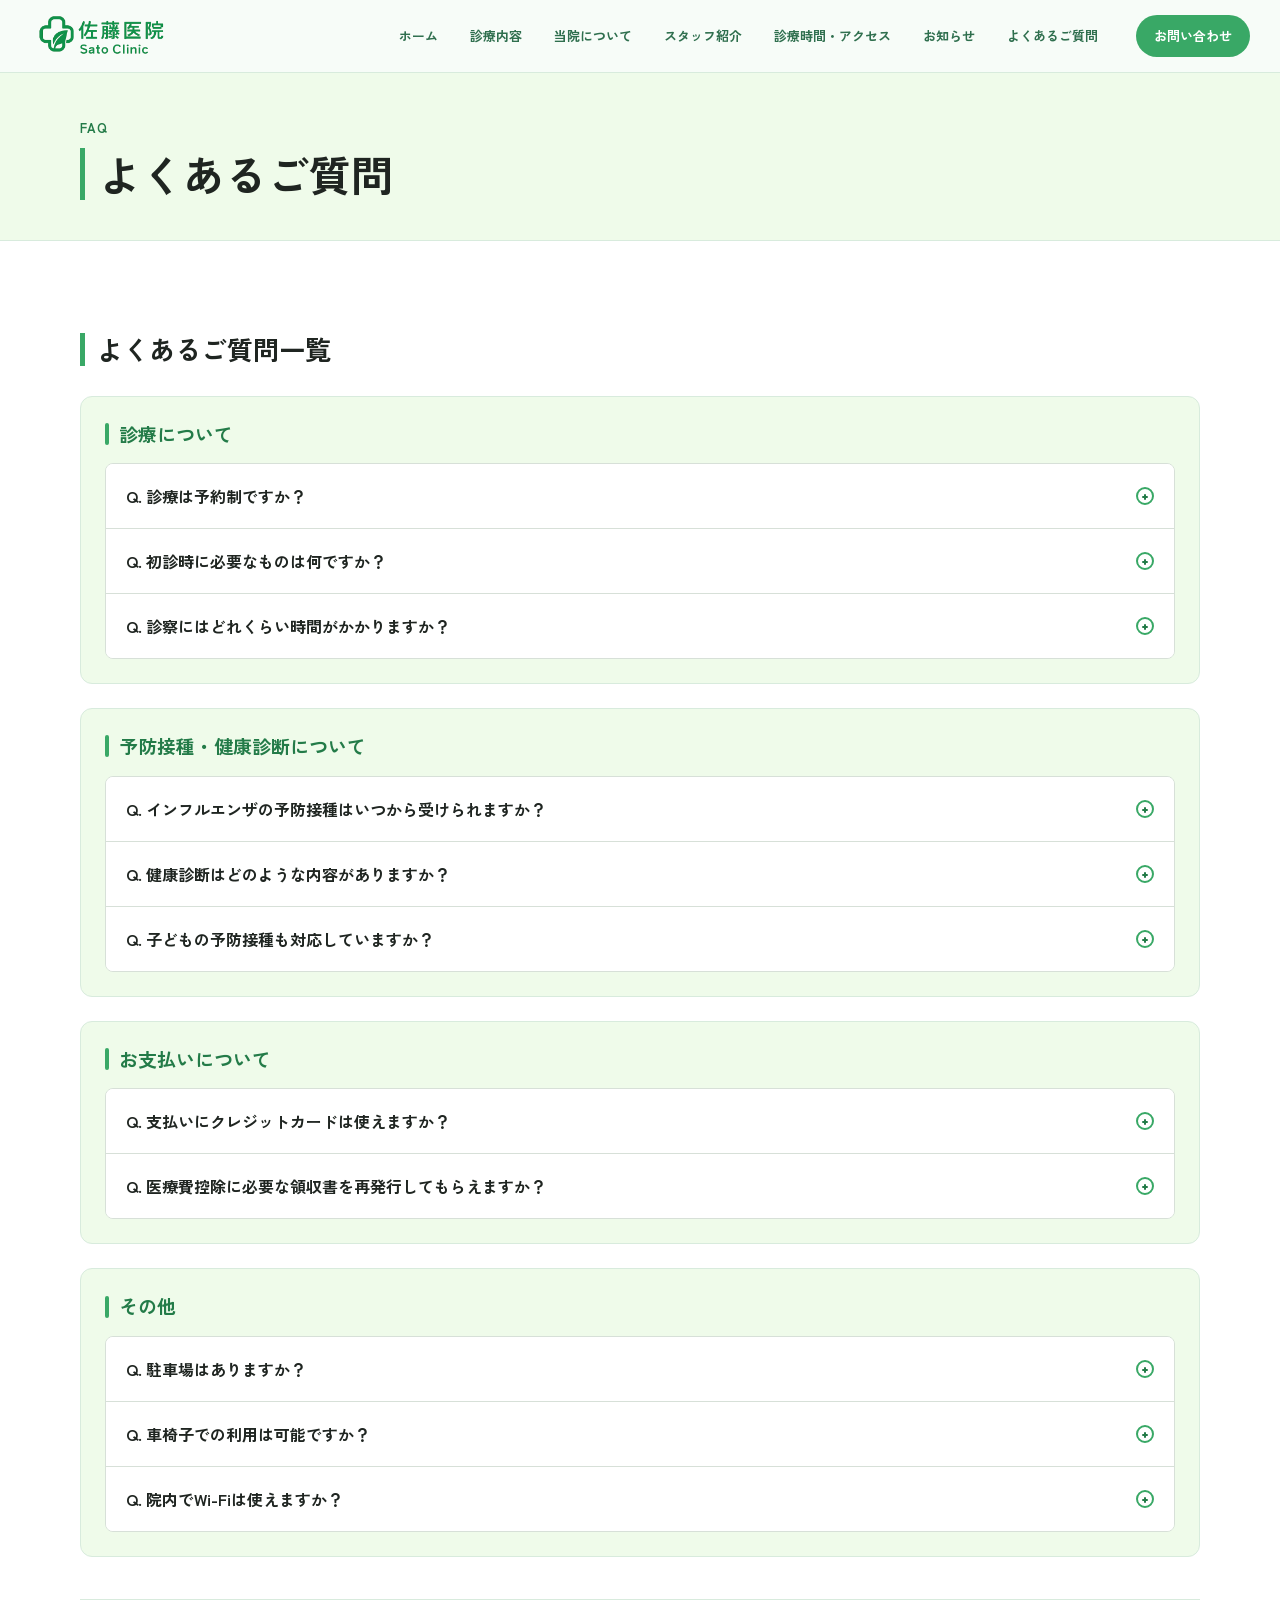
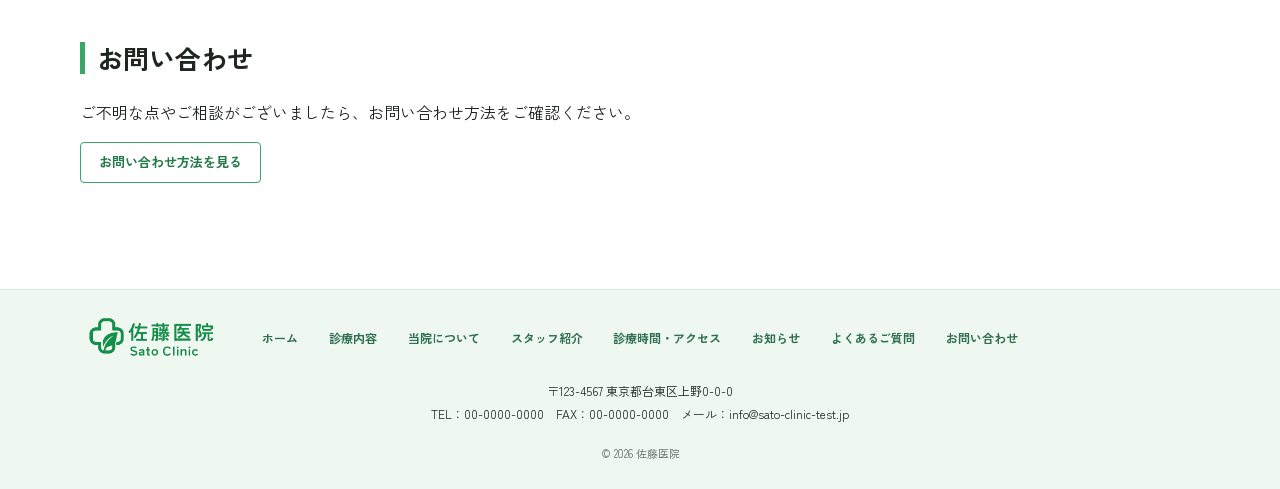
<file: faq.html>
<!doctype html>
<html lang="ja">

<head>
  <meta charset="UTF-8">
  <meta name="viewport" content="width=device-width, initial-scale=1.0">
  <meta name="description" content="佐藤医院によくあるご質問と回答をご案内します。">
  <title>佐藤医院 | よくあるご質問</title>
  <link rel="preconnect" href="https://fonts.googleapis.com">
  <link rel="preconnect" href="https://fonts.gstatic.com" crossorigin>
  <link href="https://fonts.googleapis.com/css2?family=Zen+Kaku+Gothic+New:wght@400;500;700&display=swap"
    rel="stylesheet">
  <link rel="stylesheet" href="CSS/style.css">
</head>

<body>
  <header class="site-header">
    <div class="header-inner">
      <a class="brand" href="index.html#top" aria-label="佐藤医院 トップへ">
        <img src="img/logo.png" alt="佐藤医院 Sato Clinic">
      </a>
      <button class="menu-toggle" type="button" aria-expanded="false" aria-controls="global-nav" aria-label="メニューを開く">
        <span class="menu-icon" aria-hidden="true"><span></span><span></span><span></span></span>
        <span class="menu-label">メニュー</span>
      </button>
      <nav id="global-nav" class="global-nav" aria-label="メインナビゲーション">
        <a href="index.html#top">ホーム</a>
        <a href="services.html">診療内容</a>
        <a href="about.html">当院について</a>
        <a href="staff.html">スタッフ紹介</a>
        <a href="access.html">診療時間・アクセス</a>
        <a href="news.html">お知らせ</a>
        <a href="faq.html">よくあるご質問</a>
        <a class="contact-button mobile-contact" href="contact.html">お問い合わせ</a>
      </nav>
      <a class="contact-button" href="contact.html">お問い合わせ</a>
    </div>
  </header>

  <main id="top" class="subpage-main faq-page">
    <section class="page-heading">
      <div class="page-width">
        <p class="page-kicker">FAQ</p>
        <h1 class="page-title">よくあるご質問</h1>
      </div>
    </section>

    <div class="page-width page-body">
      <section class="section tint-section faq-section" aria-labelledby="faq-title">
        <h2 id="faq-title" class="section-title">よくあるご質問一覧</h2>

        <div class="faq-category">
          <h3 id="faq-medical" class="faq-category-title">診療について</h3>
          <div class="faq-list">
            <div class="faq-item">
              <button class="faq-question" type="button" aria-expanded="false" aria-controls="faq-answer-consultation-reservation">
                <span>Q. 診療は予約制ですか？</span><span class="faq-icon" aria-hidden="true"></span>
              </button>
              <div id="faq-answer-consultation-reservation" class="faq-answer" aria-hidden="true">
                <div class="faq-answer-inner">
                  <p>A. 一般診療は予約なしでも受け付けていますが、予約優先制となっております。予防接種や健康診断などは完全予約制です。お電話またはWeb予約をご利用ください。</p>
                </div>
              </div>
            </div>
            <div class="faq-item">
              <button class="faq-question" type="button" aria-expanded="false" aria-controls="faq-answer-first-visit">
                <span>Q. 初診時に必要なものは何ですか？</span><span class="faq-icon" aria-hidden="true"></span>
              </button>
              <div id="faq-answer-first-visit" class="faq-answer" aria-hidden="true">
                <div class="faq-answer-inner">
                  <p>A. 健康保険証、お薬手帳（お持ちの方）、診療情報提供書（紹介状）があればご持参ください。また、問診票を事前にご記入いただけると受付がスムーズです。</p>
                </div>
              </div>
            </div>
            <div class="faq-item">
              <button class="faq-question" type="button" aria-expanded="false" aria-controls="faq-answer-consultation-duration">
                <span>Q. 診察にはどれくらい時間がかかりますか？</span><span class="faq-icon" aria-hidden="true"></span>
              </button>
              <div id="faq-answer-consultation-duration" class="faq-answer" aria-hidden="true">
                <div class="faq-answer-inner">
                  <p>A. 症状や混雑状況によりますが、目安として30分〜1時間程度です。事前に混雑状況をお問い合わせいただくことをお勧めします。</p>
                </div>
              </div>
            </div>
          </div>
        </div>

        <div class="faq-category">
          <h3 id="faq-vaccine" class="faq-category-title">予防接種・健康診断について</h3>
          <div class="faq-list">
            <div class="faq-item">
              <button class="faq-question" type="button" aria-expanded="false" aria-controls="faq-answer-flu">
                <span>Q. インフルエンザの予防接種はいつから受けられますか？</span><span class="faq-icon" aria-hidden="true"></span>
              </button>
              <div id="faq-answer-flu" class="faq-answer" aria-hidden="true">
                <div class="faq-answer-inner">
                  <p>A. 例年10月中旬頃から接種を開始します。予約受付は9月末から行っておりますので、詳しくはお知らせをご確認ください。</p>
                </div>
              </div>
            </div>
            <div class="faq-item">
              <button class="faq-question" type="button" aria-expanded="false" aria-controls="faq-answer-checkup">
                <span>Q. 健康診断はどのような内容がありますか？</span><span class="faq-icon" aria-hidden="true"></span>
              </button>
              <div id="faq-answer-checkup" class="faq-answer" aria-hidden="true">
                <div class="faq-answer-inner">
                  <p>A. 一般的な健康診断から生活習慣病予防検診まで対応しております。採血、尿検査、心電図、胸部レントゲンなどが含まれます。詳しくはスタッフまでお問い合わせください。</p>
                </div>
              </div>
            </div>
            <div class="faq-item">
              <button class="faq-question" type="button" aria-expanded="false" aria-controls="faq-answer-child-vaccination">
                <span>Q. 子どもの予防接種も対応していますか？</span><span class="faq-icon" aria-hidden="true"></span>
              </button>
              <div id="faq-answer-child-vaccination" class="faq-answer" aria-hidden="true">
                <div class="faq-answer-inner">
                  <p>A. 当院では、小児用の予防接種（例：MRワクチン、ヒブワクチンなど）も実施しております。スケジュールについてはお問い合わせください。</p>
                </div>
              </div>
            </div>
          </div>
        </div>

        <div class="faq-category">
          <h3 id="faq-payment" class="faq-category-title">お支払いについて</h3>
          <div class="faq-list">
            <div class="faq-item">
              <button class="faq-question" type="button" aria-expanded="false" aria-controls="faq-answer-payment">
                <span>Q. 支払いにクレジットカードは使えますか？</span><span class="faq-icon" aria-hidden="true"></span>
              </button>
              <div id="faq-answer-payment" class="faq-answer" aria-hidden="true">
                <div class="faq-answer-inner">
                  <p>A. はい、当院では現金、クレジットカード（一部カードを除く）、電子マネーに対応しております。詳しくは受付にてお尋ねください。</p>
                </div>
              </div>
            </div>
            <div class="faq-item">
              <button class="faq-question" type="button" aria-expanded="false" aria-controls="faq-answer-receipt">
                <span>Q. 医療費控除に必要な領収書を再発行してもらえますか？</span><span class="faq-icon" aria-hidden="true"></span>
              </button>
              <div id="faq-answer-receipt" class="faq-answer" aria-hidden="true">
                <div class="faq-answer-inner">
                  <p>A. はい、再発行可能です。ただし、再発行には日数をいただく場合がありますのでご了承ください。</p>
                </div>
              </div>
            </div>
          </div>
        </div>

        <div class="faq-category">
          <h3 id="faq-other" class="faq-category-title">その他</h3>
          <div class="faq-list">
            <div class="faq-item">
              <button class="faq-question" type="button" aria-expanded="false" aria-controls="faq-answer-parking">
                <span>Q. 駐車場はありますか？</span><span class="faq-icon" aria-hidden="true"></span>
              </button>
              <div id="faq-answer-parking" class="faq-answer" aria-hidden="true">
                <div class="faq-answer-inner">
                  <p>A. はい、当院専用の無料駐車場が10台分ございます。満車の場合は近隣のコインパーキングをご利用ください。</p>
                </div>
              </div>
            </div>
            <div class="faq-item">
              <button class="faq-question" type="button" aria-expanded="false" aria-controls="faq-answer-wheelchair">
                <span>Q. 車椅子での利用は可能ですか？</span><span class="faq-icon" aria-hidden="true"></span>
              </button>
              <div id="faq-answer-wheelchair" class="faq-answer" aria-hidden="true">
                <div class="faq-answer-inner">
                  <p>A. 可能です。エントランスはバリアフリー設計となっており、スロープもご用意しております。また、院内には車椅子で移動可能なスペースを確保しています。</p>
                </div>
              </div>
            </div>
            <div class="faq-item">
              <button class="faq-question" type="button" aria-expanded="false" aria-controls="faq-answer-wifi">
                <span>Q. 院内でWi-Fiは使えますか？</span><span class="faq-icon" aria-hidden="true"></span>
              </button>
              <div id="faq-answer-wifi" class="faq-answer" aria-hidden="true">
                <div class="faq-answer-inner">
                  <p>A. はい、当院では無料Wi-Fiを提供しております。パスワードは受付でお知らせいたします。</p>
                </div>
              </div>
            </div>
          </div>
        </div>
      </section>

      <section class="section faq-contact-cta" aria-labelledby="faq-contact-title">
        <h2 id="faq-contact-title" class="section-title">お問い合わせ</h2>
        <p>ご不明な点やご相談がございましたら、お問い合わせ方法をご確認ください。</p>
        <a class="outline-button" href="contact.html">お問い合わせ方法を見る</a>
      </section>
    </div>
  </main>

  <footer class="site-footer">
    <div class="footer-inner page-width">
      <img class="footer-logo" src="img/logo.png" alt="佐藤医院">
      <nav class="footer-nav" aria-label="フッターナビゲーション">
        <a href="index.html#top">ホーム</a>
        <a href="services.html">診療内容</a>
        <a href="about.html">当院について</a>
        <a href="staff.html">スタッフ紹介</a>
        <a href="access.html">診療時間・アクセス</a>
        <a href="news.html">お知らせ</a>
        <a href="faq.html">よくあるご質問</a>
        <a href="contact.html">お問い合わせ</a>
      </nav>
      <div class="footer-info">
        <p>〒123-4567 東京都台東区上野0-0-0</p>
        <p>TEL：00-0000-0000　FAX：00-0000-0000　メール：info@sato-clinic-test.jp</p>
      </div>
      <small>© 2026 佐藤医院</small>
    </div>
  </footer>
  <script src="JS/script.js"></script>
</body>

</html>
</file>
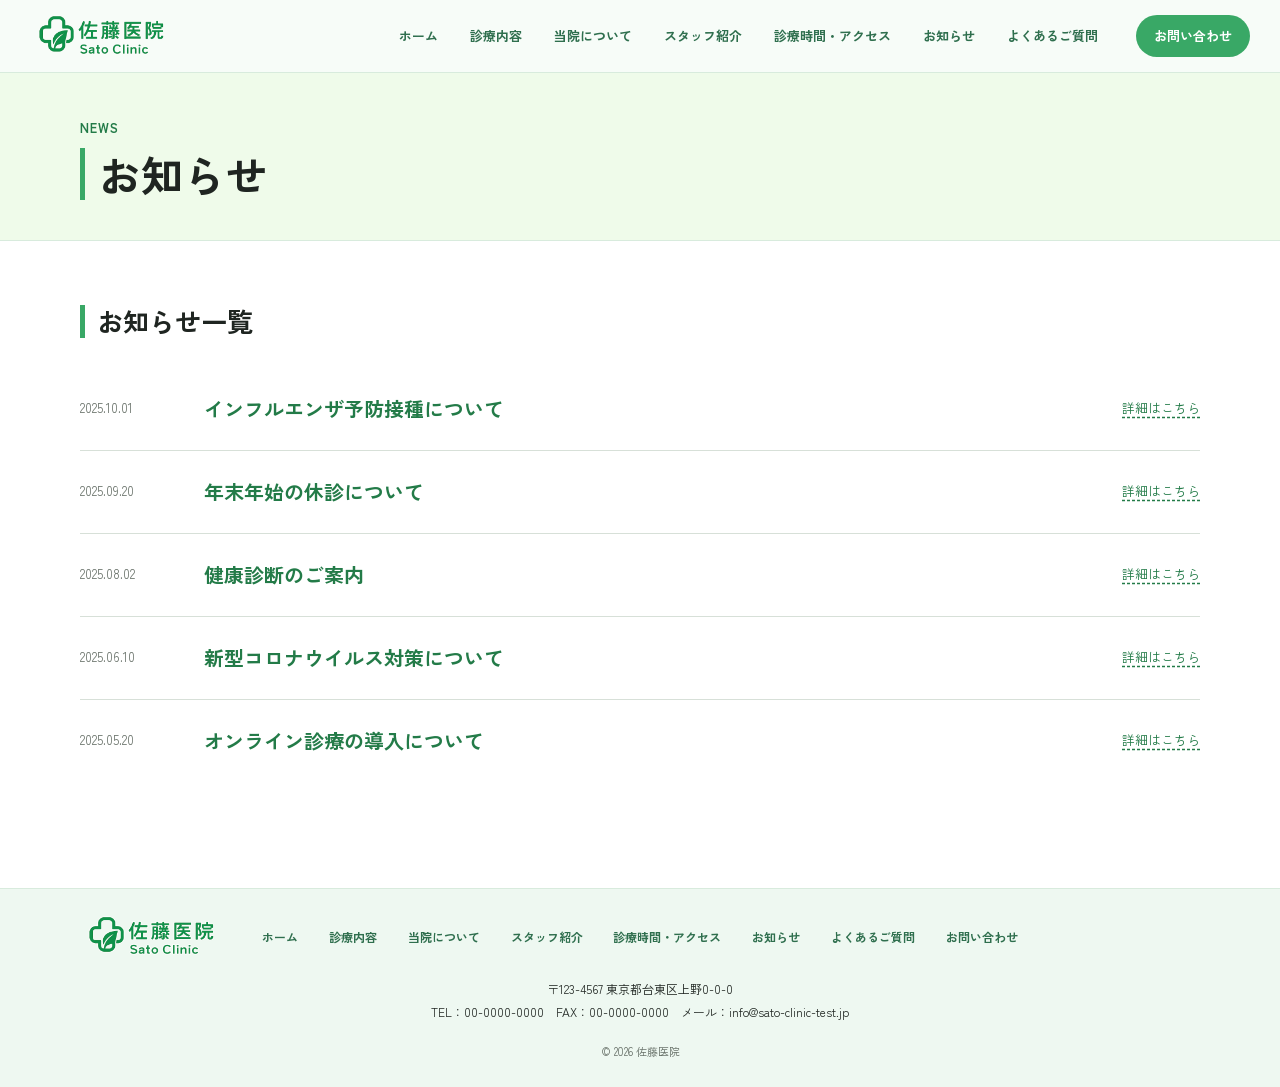
<file: news.html>
<!doctype html>
<html lang="ja">

<head>
  <meta charset="UTF-8">
  <meta name="viewport" content="width=device-width, initial-scale=1.0">
  <meta name="description" content="佐藤医院からのお知らせをご案内します。">
  <title>佐藤医院 | お知らせ</title>
  <link rel="preconnect" href="https://fonts.googleapis.com">
  <link rel="preconnect" href="https://fonts.gstatic.com" crossorigin>
  <link href="https://fonts.googleapis.com/css2?family=Zen+Kaku+Gothic+New:wght@400;500;700&display=swap"
    rel="stylesheet">
  <link rel="stylesheet" href="CSS/style.css">
</head>

<body>
  <header class="site-header">
    <div class="header-inner">
      <a class="brand" href="index.html#top" aria-label="佐藤医院 トップへ">
        <img src="img/logo.png" alt="佐藤医院 Sato Clinic">
      </a>
      <button class="menu-toggle" type="button" aria-expanded="false" aria-controls="global-nav" aria-label="メニューを開く">
        <span class="menu-icon" aria-hidden="true"><span></span><span></span><span></span></span>
        <span class="menu-label">メニュー</span>
      </button>
      <nav id="global-nav" class="global-nav" aria-label="メインナビゲーション">
        <a href="index.html#top">ホーム</a>
        <a href="services.html">診療内容</a>
        <a href="about.html">当院について</a>
        <a href="staff.html">スタッフ紹介</a>
        <a href="access.html">診療時間・アクセス</a>
        <a href="news.html">お知らせ</a>
        <a href="faq.html">よくあるご質問</a>
        <a class="contact-button mobile-contact" href="contact.html">お問い合わせ</a>
      </nav>
      <a class="contact-button" href="contact.html">お問い合わせ</a>
    </div>
  </header>

  <main id="top" class="subpage-main">
    <section class="page-heading">
      <div class="page-width">
        <p class="page-kicker">NEWS</p>
        <h1 class="page-title">お知らせ</h1>
      </div>
    </section>

    <div class="page-width page-body">
      <section class="section news-archive" aria-labelledby="news-list-title">
        <h2 id="news-list-title" class="section-title">お知らせ一覧</h2>

        <article id="news-1" class="news-article">
          <details class="news-detail">
            <summary class="news-summary">
              <time datetime="2025-10-01">2025.10.01</time>
              <span class="news-article-title">インフルエンザ予防接種について</span>
              <span class="news-detail-link">詳細はこちら</span>
            </summary>
            <div class="news-detail-body">
              <p>例年10月中旬頃から接種を開始します。予約受付は9月末から行っておりますので、接種をご希望の方はお電話または受付にてご予約ください。詳しくはスタッフまでお問い合わせください。</p>
            </div>
          </details>
        </article>

        <article id="news-2" class="news-article">
          <details class="news-detail">
            <summary class="news-summary">
              <time datetime="2025-09-20">2025.09.20</time>
              <span class="news-article-title">年末年始の休診について</span>
              <span class="news-detail-link">詳細はこちら</span>
            </summary>
            <div class="news-detail-body">
              <p>年末年始は休診日が通常と異なります。ご来院の際は、事前に診療日をご確認ください。急な体調不良などでお困りの場合は、地域の救急医療機関をご利用ください。</p>
            </div>
          </details>
        </article>

        <article id="news-3" class="news-article">
          <details class="news-detail">
            <summary class="news-summary">
              <time datetime="2025-08-02">2025.08.02</time>
              <span class="news-article-title">健康診断のご案内</span>
              <span class="news-detail-link">詳細はこちら</span>
            </summary>
            <div class="news-detail-body">
              <p>一般的な健康診断から生活習慣病予防検診まで対応しております。採血、尿検査、心電図、胸部レントゲンなどが含まれます。詳しくはスタッフまでお問い合わせください。</p>
            </div>
          </details>
        </article>

        <article id="news-4" class="news-article">
          <details class="news-detail">
            <summary class="news-summary">
              <time datetime="2025-06-10">2025.06.10</time>
              <span class="news-article-title">新型コロナウイルス対策について</span>
              <span class="news-detail-link">詳細はこちら</span>
            </summary>
            <div class="news-detail-body">
              <p>患者様に安心してご来院いただけるよう、院内の換気や共有スペースの清掃、スタッフの健康管理を行っております。発熱や咳などの症状がある場合は、ご来院前にお電話でご相談ください。</p>
            </div>
          </details>
        </article>

        <article id="news-5" class="news-article">
          <details class="news-detail">
            <summary class="news-summary">
              <time datetime="2025-05-20">2025.05.20</time>
              <span class="news-article-title">オンライン診療の導入について</span>
              <span class="news-detail-link">詳細はこちら</span>
            </summary>
            <div class="news-detail-body">
              <p>オンライン診療を導入しております。ご利用には事前の確認が必要となりますので、対象となる症状やご予約方法については、お電話または受付までお問い合わせください。</p>
            </div>
          </details>
        </article>
      </section>
    </div>
  </main>

  <footer class="site-footer">
    <div class="footer-inner page-width">
      <img class="footer-logo" src="img/logo.png" alt="佐藤医院">
      <nav class="footer-nav" aria-label="フッターナビゲーション">
        <a href="index.html#top">ホーム</a>
        <a href="services.html">診療内容</a>
        <a href="about.html">当院について</a>
        <a href="staff.html">スタッフ紹介</a>
        <a href="access.html">診療時間・アクセス</a>
        <a href="news.html">お知らせ</a>
        <a href="faq.html">よくあるご質問</a>
        <a href="contact.html">お問い合わせ</a>
      </nav>
      <div class="footer-info">
        <p>〒123-4567 東京都台東区上野0-0-0</p>
        <p>TEL：00-0000-0000　FAX：00-0000-0000　メール：info@sato-clinic-test.jp</p>
      </div>
      <small>© 2026 佐藤医院</small>
    </div>
  </footer>
  <script src="JS/script.js"></script>
</body>

</html>
</file>
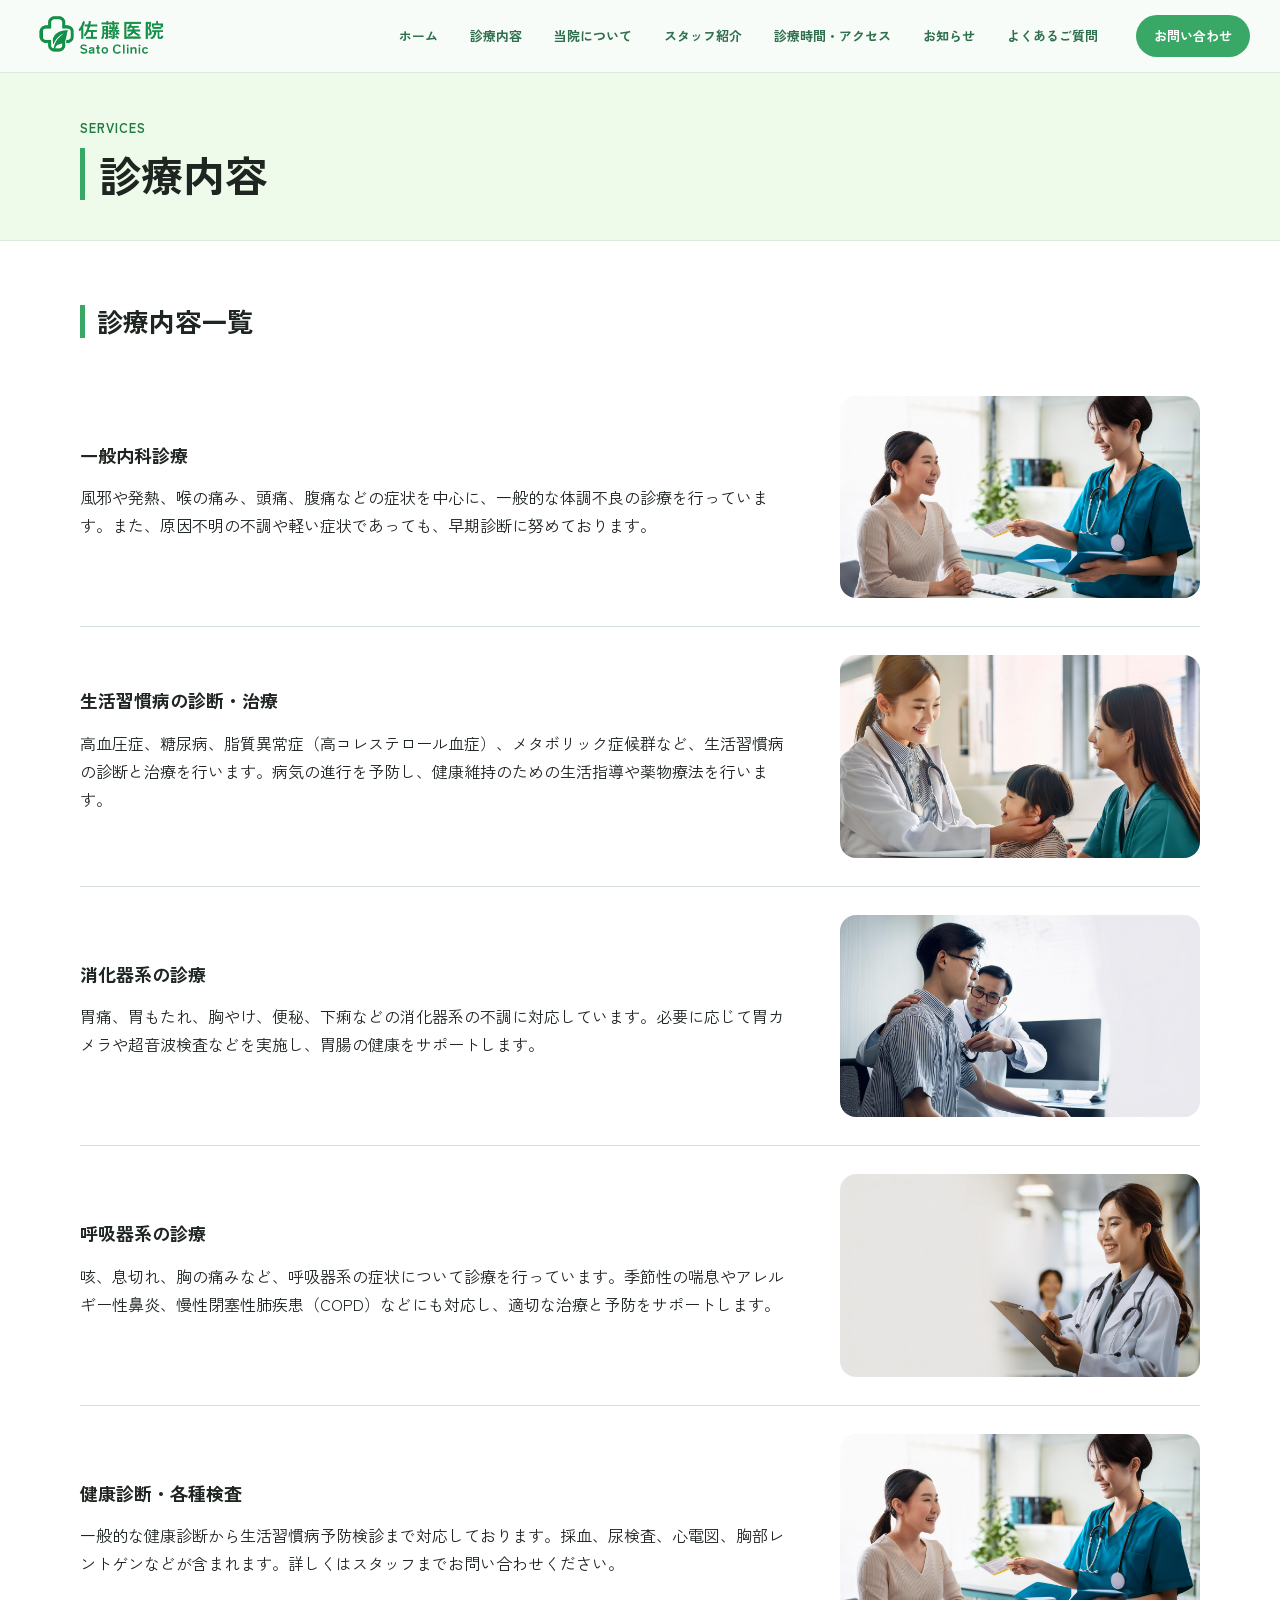
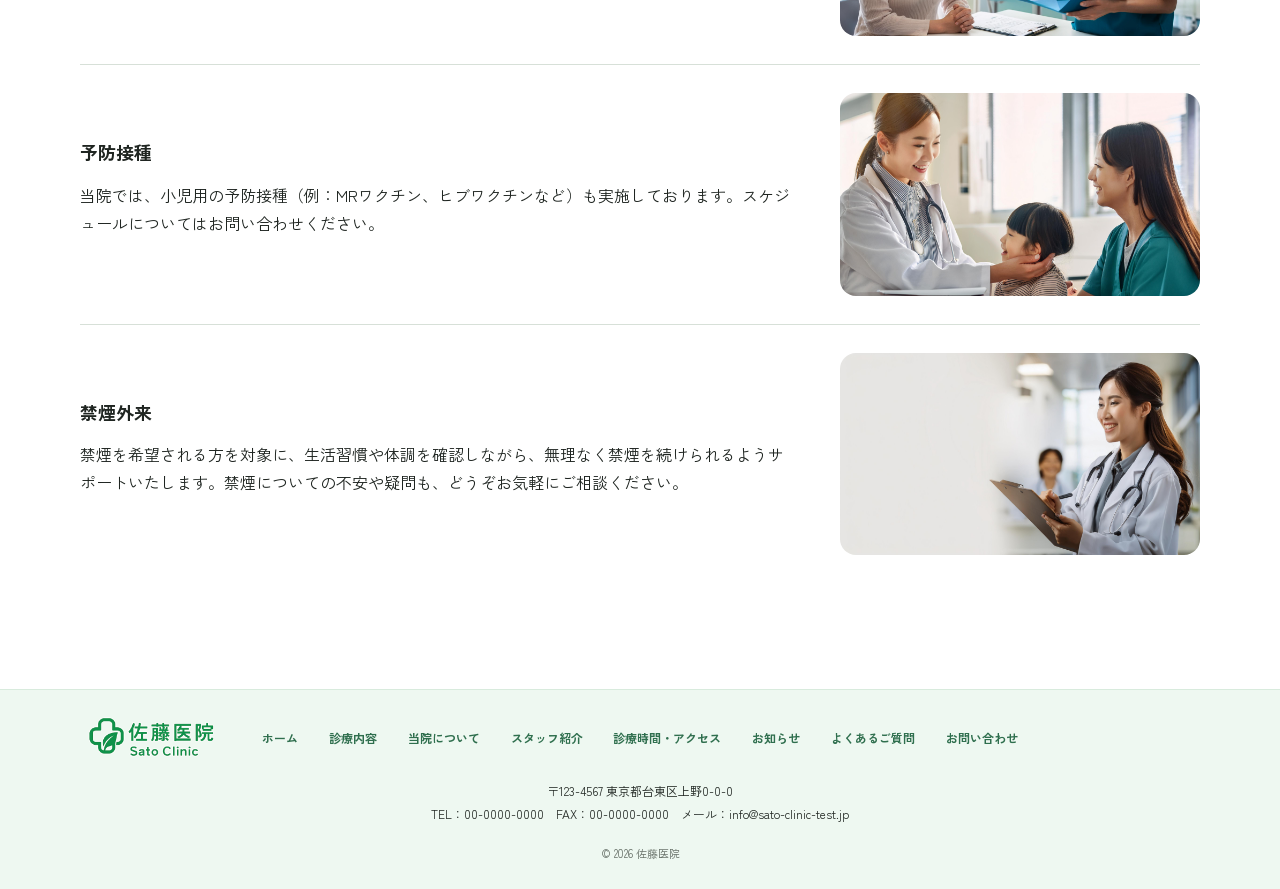
<file: services.html>
<!doctype html>
<html lang="ja">

<head>
  <meta charset="UTF-8">
  <meta name="viewport" content="width=device-width, initial-scale=1.0">
  <meta name="description" content="佐藤医院の診療内容をご案内します。">
  <title>佐藤医院 | 診療内容</title>
  <link rel="preconnect" href="https://fonts.googleapis.com">
  <link rel="preconnect" href="https://fonts.gstatic.com" crossorigin>
  <link href="https://fonts.googleapis.com/css2?family=Zen+Kaku+Gothic+New:wght@400;500;700&display=swap"
    rel="stylesheet">
  <link rel="stylesheet" href="CSS/style.css">
</head>

<body>
  <header class="site-header">
    <div class="header-inner">
      <a class="brand" href="index.html#top" aria-label="佐藤医院 トップへ">
        <img src="img/logo.png" alt="佐藤医院 Sato Clinic">
      </a>
      <button class="menu-toggle" type="button" aria-expanded="false" aria-controls="global-nav" aria-label="メニューを開く">
        <span class="menu-icon" aria-hidden="true"><span></span><span></span><span></span></span>
        <span class="menu-label">メニュー</span>
      </button>
      <nav id="global-nav" class="global-nav" aria-label="メインナビゲーション">
        <a href="index.html#top">ホーム</a>
        <a href="services.html">診療内容</a>
        <a href="about.html">当院について</a>
        <a href="staff.html">スタッフ紹介</a>
        <a href="access.html">診療時間・アクセス</a>
        <a href="news.html">お知らせ</a>
        <a href="faq.html">よくあるご質問</a>
        <a class="contact-button mobile-contact" href="contact.html">お問い合わせ</a>
      </nav>
      <a class="contact-button" href="contact.html">お問い合わせ</a>
    </div>
  </header>

  <main id="top" class="subpage-main service-page">
    <section class="page-heading">
      <div class="page-width">
        <p class="page-kicker">SERVICES</p>
        <h1 class="page-title">診療内容</h1>
      </div>
    </section>

    <div class="page-width page-body">
      <section class="section service-list" aria-labelledby="service-list-title">
        <h2 id="service-list-title" class="section-title">診療内容一覧</h2>

        <article class="service-row">
          <div>
            <h3>一般内科診療</h3>
            <p>風邪や発熱、喉の痛み、頭痛、腹痛などの症状を中心に、一般的な体調不良の診療を行っています。また、原因不明の不調や軽い症状であっても、早期診断に努めております。</p>
          </div>
          <img src="img/service_general.jpg" alt="一般内科診療のイメージ">
        </article>

        <article class="service-row">
          <div>
            <h3>生活習慣病の診断・治療</h3>
            <p>高血圧症、糖尿病、脂質異常症（高コレステロール血症）、メタボリック症候群など、生活習慣病の診断と治療を行います。病気の進行を予防し、健康維持のための生活指導や薬物療法を行います。</p>
          </div>
          <img src="img/service_lifestyle.jpg" alt="生活習慣病診療のイメージ">
        </article>

        <article class="service-row">
          <div>
            <h3>消化器系の診療</h3>
            <p>胃痛、胃もたれ、胸やけ、便秘、下痢などの消化器系の不調に対応しています。必要に応じて胃カメラや超音波検査などを実施し、胃腸の健康をサポートします。</p>
          </div>
          <img src="img/service_digestive.jpg" alt="消化器系の診療イメージ">
        </article>

        <article class="service-row">
          <div>
            <h3>呼吸器系の診療</h3>
            <p>咳、息切れ、胸の痛みなど、呼吸器系の症状について診療を行っています。季節性の喘息やアレルギー性鼻炎、慢性閉塞性肺疾患（COPD）などにも対応し、適切な治療と予防をサポートします。</p>
          </div>
          <img src="img/service_respiratory.jpg" alt="呼吸器系の診療イメージ">
        </article>

        <article class="service-row">
          <div>
            <h3>健康診断・各種検査</h3>
            <p>一般的な健康診断から生活習慣病予防検診まで対応しております。採血、尿検査、心電図、胸部レントゲンなどが含まれます。詳しくはスタッフまでお問い合わせください。</p>
          </div>
          <img src="img/service_general.jpg" alt="健康診断・各種検査のイメージ">
        </article>

        <article class="service-row">
          <div>
            <h3>予防接種</h3>
            <p>当院では、小児用の予防接種（例：MRワクチン、ヒブワクチンなど）も実施しております。スケジュールについてはお問い合わせください。</p>
          </div>
          <img src="img/service_lifestyle.jpg" alt="予防接種のイメージ">
        </article>

        <article class="service-row">
          <div>
            <h3>禁煙外来</h3>
            <p>禁煙を希望される方を対象に、生活習慣や体調を確認しながら、無理なく禁煙を続けられるようサポートいたします。禁煙についての不安や疑問も、どうぞお気軽にご相談ください。</p>
          </div>
          <img src="img/service_respiratory.jpg" alt="禁煙外来のイメージ">
        </article>
      </section>
    </div>
  </main>

  <footer class="site-footer">
    <div class="footer-inner page-width">
      <img class="footer-logo" src="img/logo.png" alt="佐藤医院">
      <nav class="footer-nav" aria-label="フッターナビゲーション">
        <a href="index.html#top">ホーム</a>
        <a href="services.html">診療内容</a>
        <a href="about.html">当院について</a>
        <a href="staff.html">スタッフ紹介</a>
        <a href="access.html">診療時間・アクセス</a>
        <a href="news.html">お知らせ</a>
        <a href="faq.html">よくあるご質問</a>
        <a href="contact.html">お問い合わせ</a>
      </nav>
      <div class="footer-info">
        <p>〒123-4567 東京都台東区上野0-0-0</p>
        <p>TEL：00-0000-0000　FAX：00-0000-0000　メール：info@sato-clinic-test.jp</p>
      </div>
      <small>© 2026 佐藤医院</small>
    </div>
  </footer>
  <script src="JS/script.js"></script>
</body>

</html>
</file>
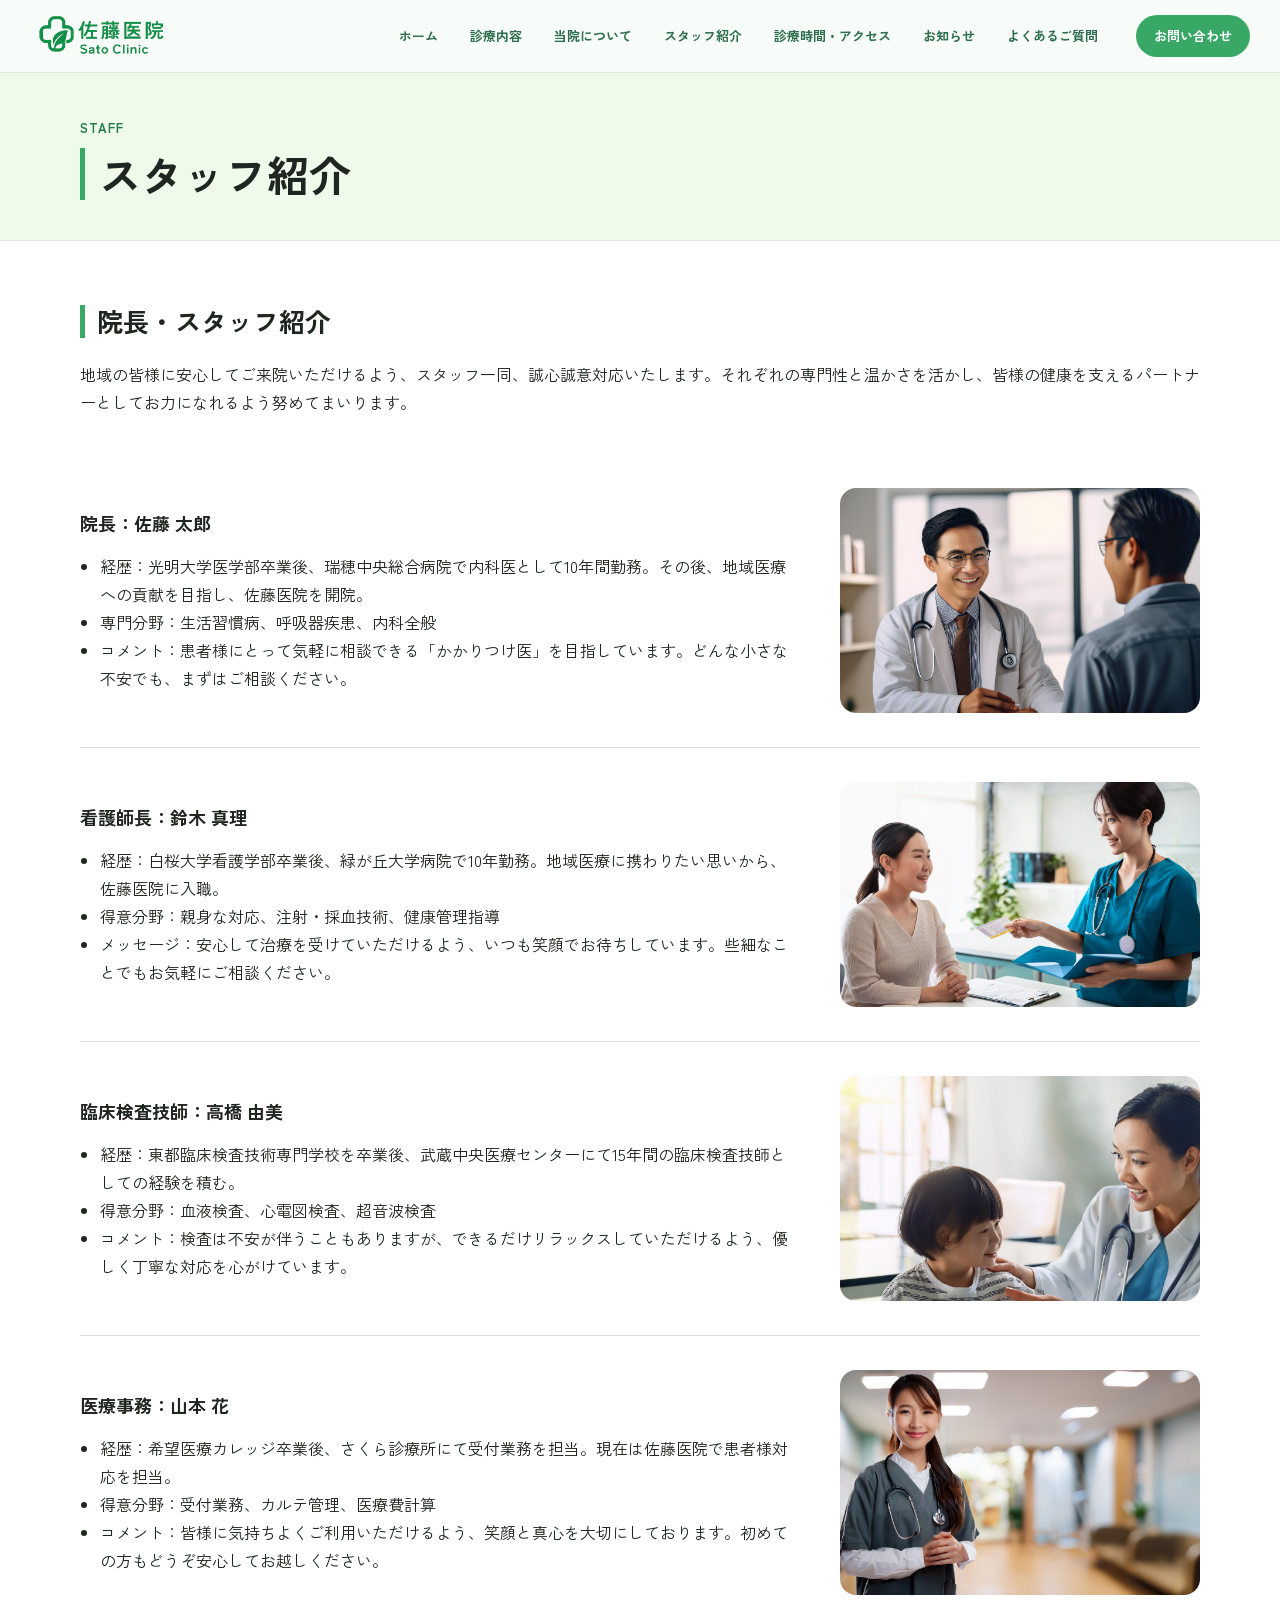
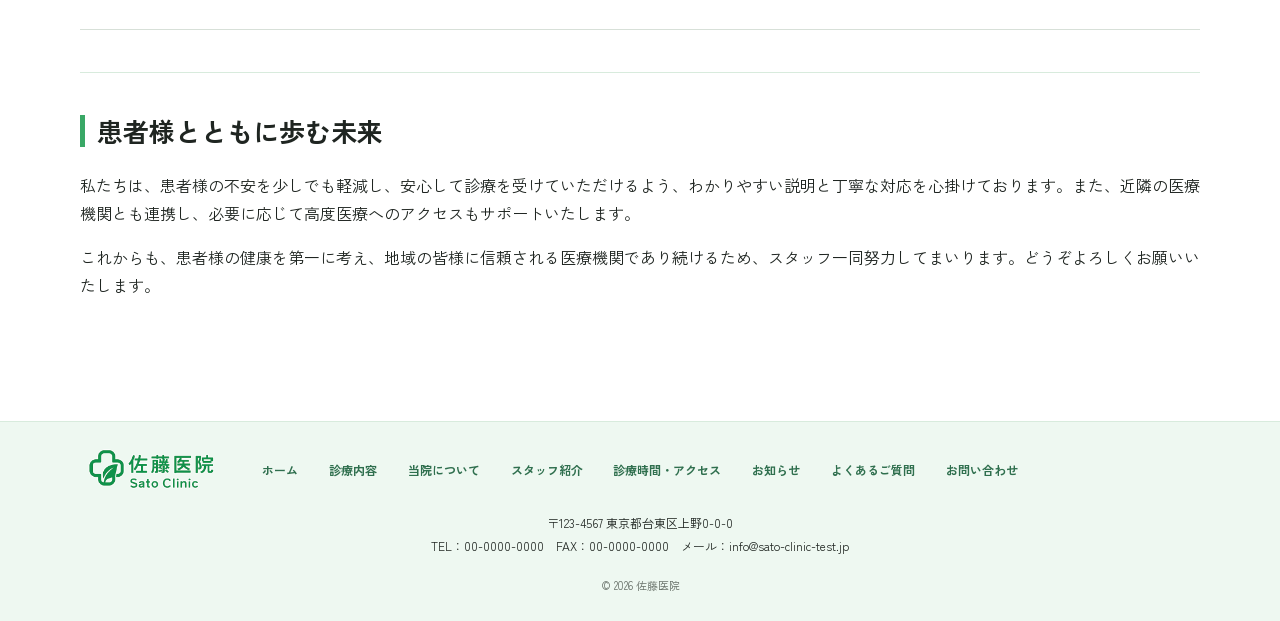
<file: staff.html>
<!doctype html>
<html lang="ja">

<head>
  <meta charset="UTF-8">
  <meta name="viewport" content="width=device-width, initial-scale=1.0">
  <meta name="description" content="佐藤医院で働くスタッフをご紹介します。">
  <title>佐藤医院 | スタッフ紹介</title>
  <link rel="preconnect" href="https://fonts.googleapis.com">
  <link rel="preconnect" href="https://fonts.gstatic.com" crossorigin>
  <link href="https://fonts.googleapis.com/css2?family=Zen+Kaku+Gothic+New:wght@400;500;700&display=swap"
    rel="stylesheet">
  <link rel="stylesheet" href="CSS/style.css">
</head>

<body>
  <header class="site-header">
    <div class="header-inner">
      <a class="brand" href="index.html#top" aria-label="佐藤医院 トップへ">
        <img src="img/logo.png" alt="佐藤医院 Sato Clinic">
      </a>
      <button class="menu-toggle" type="button" aria-expanded="false" aria-controls="global-nav" aria-label="メニューを開く">
        <span class="menu-icon" aria-hidden="true"><span></span><span></span><span></span></span>
        <span class="menu-label">メニュー</span>
      </button>
      <nav id="global-nav" class="global-nav" aria-label="メインナビゲーション">
        <a href="index.html#top">ホーム</a>
        <a href="services.html">診療内容</a>
        <a href="about.html">当院について</a>
        <a href="staff.html">スタッフ紹介</a>
        <a href="access.html">診療時間・アクセス</a>
        <a href="news.html">お知らせ</a>
        <a href="faq.html">よくあるご質問</a>
        <a class="contact-button mobile-contact" href="contact.html">お問い合わせ</a>
      </nav>
      <a class="contact-button" href="contact.html">お問い合わせ</a>
    </div>
  </header>

  <main id="top" class="subpage-main staff-page">
    <section class="page-heading">
      <div class="page-width">
        <p class="page-kicker">STAFF</p>
        <h1 class="page-title">スタッフ紹介</h1>
      </div>
    </section>

    <div class="page-width page-body">
      <section id="staff" class="section staff-section">
        <h2 class="section-title">院長・スタッフ紹介</h2>
        <p class="section-intro">
          地域の皆様に安心してご来院いただけるよう、スタッフ一同、誠心誠意対応いたします。それぞれの専門性と温かさを活かし、皆様の健康を支えるパートナーとしてお力になれるよう努めてまいります。</p>

        <article class="staff-row">
          <div>
            <h3>院長：佐藤 太郎</h3>
            <ul>
              <li>経歴：光明大学医学部卒業後、瑞穂中央総合病院で内科医として10年間勤務。その後、地域医療への貢献を目指し、佐藤医院を開院。</li>
              <li>専門分野：生活習慣病、呼吸器疾患、内科全般</li>
              <li>コメント：患者様にとって気軽に相談できる「かかりつけ医」を目指しています。どんな小さな不安でも、まずはご相談ください。</li>
            </ul>
          </div>
          <img src="img/staff_director.jpg" alt="院長 佐藤太郎">
        </article>
        <article class="staff-row">
          <div>
            <h3>看護師長：鈴木 真理</h3>
            <ul>
              <li>経歴：白桜大学看護学部卒業後、緑が丘大学病院で10年勤務。地域医療に携わりたい思いから、佐藤医院に入職。</li>
              <li>得意分野：親身な対応、注射・採血技術、健康管理指導</li>
              <li>メッセージ：安心して治療を受けていただけるよう、いつも笑顔でお待ちしています。些細なことでもお気軽にご相談ください。</li>
            </ul>
          </div>
          <img src="img/staff_nurse.jpg" alt="看護師長 鈴木真理">
        </article>
        <article class="staff-row">
          <div>
            <h3>臨床検査技師：高橋 由美</h3>
            <ul>
              <li>経歴：東都臨床検査技術専門学校を卒業後、武蔵中央医療センターにて15年間の臨床検査技師としての経験を積む。</li>
              <li>得意分野：血液検査、心電図検査、超音波検査</li>
              <li>コメント：検査は不安が伴うこともありますが、できるだけリラックスしていただけるよう、優しく丁寧な対応を心がけています。</li>
            </ul>
          </div>
          <img src="img/staff_technician.jpg" alt="臨床検査技師 高橋由美">
        </article>
        <article class="staff-row">
          <div>
            <h3>医療事務：山本 花</h3>
            <ul>
              <li>経歴：希望医療カレッジ卒業後、さくら診療所にて受付業務を担当。現在は佐藤医院で患者様対応を担当。</li>
              <li>得意分野：受付業務、カルテ管理、医療費計算</li>
              <li>コメント：皆様に気持ちよくご利用いただけるよう、笑顔と真心を大切にしております。初めての方もどうぞ安心してお越しください。</li>
            </ul>
          </div>
          <img src="img/staff_office.jpg" alt="医療事務 山本花">
        </article>
      </section>

      <section class="section" aria-labelledby="future-title">
        <h2 id="future-title" class="section-title">患者様とともに歩む未来</h2>
        <p>私たちは、患者様の不安を少しでも軽減し、安心して診療を受けていただけるよう、わかりやすい説明と丁寧な対応を心掛けております。また、近隣の医療機関とも連携し、必要に応じて高度医療へのアクセスもサポートいたします。</p>
        <p>これからも、患者様の健康を第一に考え、地域の皆様に信頼される医療機関であり続けるため、スタッフ一同努力してまいります。どうぞよろしくお願いいたします。</p>
      </section>
    </div>
  </main>

  <footer class="site-footer">
    <div class="footer-inner page-width">
      <img class="footer-logo" src="img/logo.png" alt="佐藤医院">
      <nav class="footer-nav" aria-label="フッターナビゲーション">
        <a href="index.html#top">ホーム</a>
        <a href="services.html">診療内容</a>
        <a href="about.html">当院について</a>
        <a href="staff.html">スタッフ紹介</a>
        <a href="access.html">診療時間・アクセス</a>
        <a href="news.html">お知らせ</a>
        <a href="faq.html">よくあるご質問</a>
        <a href="contact.html">お問い合わせ</a>
      </nav>
      <div class="footer-info">
        <p>〒123-4567 東京都台東区上野0-0-0</p>
        <p>TEL：00-0000-0000　FAX：00-0000-0000　メール：info@sato-clinic-test.jp</p>
      </div>
      <small>© 2026 佐藤医院</small>
    </div>
  </footer>
  <script src="JS/script.js"></script>
</body>

</html>
</file>
<file: CSS/style.css>
:root {
  --green: #39a866;
  --green-dark: #237b48;
  --green-soft: #effbea;
  --line: #d7e0d8;
  --header-green: #f7fcf8;
  --footer-green: #eef8f1;
  --theme-line: #d8ebdd;
  --green-text: #2f6f4e;
  --text: #1f2521;
  --muted: #687169;
  --white: #fff;
  --scroll-offset: 104px;
  --max: 1120px;
}

* {
  box-sizing: border-box
}

html {
  scroll-behavior: smooth;
  scroll-padding-top: var(--scroll-offset);
}

#top,
main section[id],
main .section {
  scroll-margin-top: var(--scroll-offset)
}

body {
  margin: 0;
  padding-top: 73px;
  font-family: "Zen Kaku Gothic New", "Noto Sans JP", sans-serif;
  color: var(--text);
  background: #fff;
  line-height: 1.75;
  font-size: 16px
}

a {
  color: inherit;
  text-decoration: none
}

img {
  display: block;
  max-width: 100%
}

.hero > img,
.split-image img,
.about-section img,
.service-row img,
.staff-row img,
.hospital-visual img,
.map-link img {
  border-radius: 16px
}

.map-link img {
  border-radius: 12px
}

.image-reveal {
  opacity: 0;
  transform: translateY(12px);
  transition: opacity .6s ease, transform .6s ease
}

.image-reveal.is-visible {
  opacity: 1;
  transform: translateY(0)
}

@media (prefers-reduced-motion: reduce) {
  html {
    scroll-behavior: auto
  }

  .image-reveal,
  .image-reveal.is-visible {
    opacity: 1;
    transform: none;
    transition: none
  }
}

.page-width {
  width: min(var(--max), calc(100% - 48px));
  margin-inline: auto
}

.site-header {
  position: fixed;
  top: 0;
  left: 0;
  width: 100%;
  z-index: 100;
  background: rgba(247, 252, 248, .96);
  border-bottom: 1px solid var(--theme-line);
  backdrop-filter: blur(8px);
  transition: box-shadow .2s ease
}

.site-header.is-scrolled {
  box-shadow: 0 4px 14px rgba(31, 37, 33, .1)
}

.header-inner {
  width: min(1220px, calc(100% - 36px));
  height: 72px;
  margin: auto;
  display: flex;
  align-items: center;
  gap: 22px
}

.brand {
  width: 145px;
  flex: 0 0 auto
}

.brand img,
.footer-logo {
  width: 100%;
  height: auto
}

.global-nav {
  display: flex;
  align-items: stretch;
  margin-left: auto;
  height: 100%
}

.global-nav a {
  display: flex;
  align-items: center;
  justify-content: center;
  padding: 0 16px;
  font-size: 13px;
  font-weight: 700;
  white-space: nowrap;
  color: var(--green-text);
  transition: .2s
}

.global-nav a:hover {
  color: var(--green-dark);
  background: var(--header-green)
}

.contact-button,
.outline-button,
.small-button {
  display: inline-flex;
  align-items: center;
  justify-content: center;
  border-radius: 4px;
  font-weight: 700;
  transition: background-color .25s ease, color .25s ease, transform .25s ease, box-shadow .25s ease
}

.contact-button {
  background: var(--green);
  color: #fff;
  padding: 10px 18px;
  font-size: 13px;
  white-space: nowrap;
  border-radius: 999px
}

.global-nav .mobile-contact {
  display: none
}

.menu-toggle {
  display: none;
  margin-left: auto;
  border: 1px solid var(--green);
  background: var(--header-green);
  color: var(--green-dark);
  padding: 9px 12px;
  border-radius: 4px;
  font-weight: 700;
  align-items: center;
  gap: 8px;
  cursor: pointer;
  transition: background-color .25s ease, color .25s ease, border-color .25s ease, transform .25s ease, box-shadow .25s ease
}

.menu-icon {
  position: relative;
  display: inline-block;
  width: 20px;
  height: 14px;
  flex: 0 0 20px
}

.menu-icon span {
  position: absolute;
  left: 0;
  width: 20px;
  height: 2px;
  border-radius: 2px;
  background: currentColor;
  transition: transform .2s ease, opacity .2s ease
}

.menu-icon span:nth-child(1) {
  top: 0
}

.menu-icon span:nth-child(2) {
  top: 6px
}

.menu-icon span:nth-child(3) {
  top: 12px
}

.menu-toggle[aria-expanded="true"] .menu-icon span:nth-child(1) {
  transform: translateY(6px) rotate(45deg)
}

.menu-toggle[aria-expanded="true"] .menu-icon span:nth-child(2) {
  opacity: 0
}

.menu-toggle[aria-expanded="true"] .menu-icon span:nth-child(3) {
  transform: translateY(-6px) rotate(-45deg)
}

.hero {
  position: relative;
  max-width: 1440px;
  margin: auto;
  aspect-ratio: 1440/760;
  overflow: hidden
}

.hero>img {
  width: 100%;
  height: 100%;
  object-fit: cover;
  object-position: center 47%
}

.hero-copy {
  position: absolute;
  left: 50%;
  top: 52%;
  transform: translate(-50%, -50%);
  padding: 13px 28px;
  background: rgba(47, 111, 78, .86);
  color: #fff;
  font-size: clamp(37px, 4.8vw, 68px);
  font-weight: 700;
  line-height: 1.2;
  white-space: nowrap;
  border-radius: 14px;
}

.section {
  padding: 48px 0
}

.tint-section {
  background: var(--green-soft);
  padding-inline: 24px
}

.section-title {
  margin: 0 0 30px;
  padding-left: 12px;
  border-left: 5px solid var(--green);
  font-size: 26px;
  line-height: 1.25;
  font-weight: 700
}

.section-intro {
  margin: -8px 0 38px
}

.hours-section {
  margin-top: 54px
}

.table-wrap {
  overflow-x: auto
}

.hours-table {
  width: 100%;
  border-collapse: collapse;
  background: #fff;
  table-layout: fixed;
}

.hours-table th,
.hours-table td {
  border: 1px solid var(--line);
  padding: 12px 6px;
  text-align: center;
  font-size: 18px;
}

.hours-table th:first-child,
.hours-table td:first-child {
  width: 25%;
  text-align: center;
  padding-left: 8px;
  padding-right: 8px;
}

.hours-table th:not(:first-child),
.hours-table td:not(:first-child) {
  width: 10.7%;
}

.hours-table thead th {
  font-weight: 700
}

.hours-table tbody th {
  text-align: left;
  padding-left: 20px
}

.open,
.open-dot {
  color: var(--green);
  font-weight: 700
}

.legend {
  display: flex;
  justify-content: center;
  gap: 28px;
  margin: 14px 0 20px
}

.hours-note {
  font-size: 14px
}

.hours-note p {
  margin: 2px 0
}

.news-list {
  border-top: 1px solid var(--line)
}

.news-list a {
  display: grid;
  grid-template-columns: 150px minmax(0, 1fr) 140px;
  align-items: center;
  gap: 24px;
  min-height: 72px;
  padding: 16px 10px;
  border-bottom: 1px solid var(--line);
  font-size: 18px
}

.news-list a:hover {
  background: #f8fbf8
}

.news-list em {
  justify-self: end;
  color: var(--green-dark);
  font-size: 16px;
  font-style: normal;
  text-decoration: underline;
  text-decoration-style: dashed;
  text-underline-offset: 4px
}

.news-list time {
  color: var(--muted);
  font-size: 16px;
  white-space: nowrap
}

.news-list span {
  text-align: center
}

.news-article {
  scroll-margin-top: var(--scroll-offset)
}

.section-action {
  text-align: right;
  margin-top: 16px
}

.outline-button {
  border: 1px solid var(--green);
  color: var(--green-dark);
  padding: 8px 18px;
  font-size: 13px;
  background: #fff
}

.split-section {
  display: grid;
  grid-template-columns: 1.35fr .9fr;
  gap: 48px;
  align-items: center
}

.split-copy p {
  margin: 0 0 18px
}

.signature {
  text-align: right;
  font-weight: 500
}

.split-image img {
  width: 100%;
  aspect-ratio: 4/3;
  object-fit: cover
}

.director-section .split-image {
  margin: 12px
}

.services-section {
  padding-bottom: 30px
}

.service-row,
.staff-row {
  display: grid;
  grid-template-columns: 1fr 360px;
  gap: 50px;
  padding: 28px 0;
  border-bottom: 1px solid var(--line);
  align-items: center
}

.service-row h3,
.staff-row h3 {
  font-size: 18px;
  margin: 0 0 12px
}

.service-row p {
  margin: 0 0 15px
}

.service-row img {
  width: 100%;
  aspect-ratio: 16/9;
  object-fit: cover
}

.small-button {
  background: #d9f8f5;
  color: #198d83;
  padding: 7px 12px;
  font-size: 13px;
  border-radius: 0
}

@media (hover: hover) and (pointer: fine) {
  .contact-button:hover,
  .outline-button:hover,
  .small-button:hover,
  .menu-toggle:hover,
  .faq-question:hover {
    transform: translateY(-1px);
    box-shadow: 0 4px 10px rgba(35, 123, 72, .12)
  }

  .contact-button:hover {
    background: var(--green-dark)
  }

  .outline-button:hover,
  .small-button:hover {
    background: var(--green);
    color: #fff
  }

  .menu-toggle:hover {
    background: var(--green-soft);
    border-color: var(--green-dark);
    color: var(--green-dark)
  }
}

.about-section {
  margin-top: 28px
}

.about-section p {
  margin: 0 0 18px
}

.staff-row {
  grid-template-columns: 1fr 360px;
  padding-block: 34px
}

.staff-row ul {
  margin: 0;
  padding-left: 20px
}

.staff-row img {
  width: 100%;
  aspect-ratio: 16/10;
  object-fit: cover
}

.hospital-visual {
  margin-top: 28px
}

.hospital-visual img {
  width: 100%;
  max-height: 580px;
  object-fit: cover
}

.access-section {
  margin: 50px auto;
  display: grid;
  grid-template-columns: 1fr 1.1fr;
  gap: 55px;
  align-items: center
}

.access-copy ul {
  padding-left: 20px
}

.map-link img {
  width: 100%;
  aspect-ratio: 1.3/1;
  object-fit: cover
}

.faq-section {
  margin-top: 28px
}

.faq-category + .faq-category {
  margin-top: 32px
}

.faq-category-title {
  margin: 0 0 12px;
  color: var(--green-dark);
  font-size: 18px;
  line-height: 1.4
}

.faq-list {
  border-top: 1px solid var(--line)
}

.faq-item {
  background: #fff;
  border: 1px solid var(--line);
  border-top: 0
}

.faq-question {
  width: 100%;
  display: flex;
  align-items: center;
  justify-content: space-between;
  gap: 16px;
  padding: 18px 20px;
  border: 0;
  background: #fff;
  color: var(--text);
  font: inherit;
  font-weight: 700;
  text-align: left;
  cursor: pointer;
  transition: background-color .25s ease, color .25s ease, transform .25s ease, box-shadow .25s ease
}

.faq-question:focus-visible {
  background: #f8fbf8;
  color: var(--green-dark)
}

.faq-question:focus-visible {
  outline: 2px solid var(--green);
  outline-offset: -2px
}

.faq-icon {
  position: relative;
  width: 18px;
  height: 18px;
  flex: 0 0 18px;
  border: 2px solid var(--green);
  border-radius: 50%
}

.faq-icon::before,
.faq-icon::after {
  content: "";
  position: absolute;
  top: 7px;
  left: 4px;
  width: 6px;
  height: 2px;
  border-radius: 2px;
  background: var(--green-dark);
  transition: transform .25s ease, opacity .25s ease
}

.faq-icon::after {
  transform: rotate(90deg)
}

.faq-item.is-open .faq-icon::after {
  transform: rotate(90deg) scaleX(0);
  opacity: 0
}

.faq-answer {
  display: grid;
  grid-template-rows: 0fr;
  background: #fff;
  transition: grid-template-rows .25s ease
}

.faq-answer-inner {
  min-height: 0;
  overflow: hidden;
  padding: 0 20px;
  color: var(--muted)
}

.faq-item.is-open .faq-answer {
  grid-template-rows: 1fr
}

.faq-item.is-open .faq-answer-inner {
  padding-bottom: 18px
}

.faq-answer-inner p {
  margin: 0 0 6px
}

.faq-answer-inner p:last-child {
  margin-bottom: 0
}

.faq-answer-inner ul {
  margin: 0 0 6px;
  padding-left: 20px
}

.faq-answer-inner ul + p {
  margin-top: 0
}

.site-footer {
  border-top: 1px solid var(--theme-line);
  background: var(--footer-green);
  padding: 26px 0
}

.footer-inner {
  display: grid;
  grid-template-columns: 150px minmax(0, 1fr) 150px;
  gap: 18px 32px;
  align-items: center
}

.footer-logo {
  width: 145px
}

.footer-nav {
  display: flex;
  justify-content: space-between;
  align-items: center;
  gap: 12px 24px;
  flex-wrap: wrap;
  font-size: 12px;
  font-weight: 700;
  color: var(--green-text);
  width: 100%;
  text-align: center;
}

.footer-nav a {
  text-align: center;
  white-space: nowrap;
}

.footer-nav a:hover {
  color: var(--green-dark)
}

.footer-info {
  grid-column: 1/-1;
  text-align: center;
  font-size: 12px
}

.footer-info p {
  margin: 2px
}

.site-footer small {
  grid-column: 1/-1;
  text-align: center;
  font-size: 11px;
  color: var(--muted)
}

@media (max-width:980px) {
  :root {
    --scroll-offset: 100px
  }

  #top,
  main section[id],
  main .section {
    scroll-margin-top: var(--scroll-offset)
  }

  body {
    padding-top: 65px
  }

  .header-inner {
    height: 64px
  }

  .brand {
    width: 125px
  }

  .menu-toggle {
    display: inline-flex
  }

  .global-nav {
    position: absolute;
    left: 0;
    right: 0;
    top: 64px;
    height: auto;
    background: var(--header-green);
    display: none;
    flex-direction: column;
    border-bottom: 1px solid var(--theme-line);
    box-shadow: 0 8px 18px rgba(35, 123, 72, .08)
  }

  .global-nav.open {
    display: flex
  }

  .global-nav a {
    padding: 14px 24px;
    justify-content: flex-start;
    border-top: 1px solid var(--theme-line);
    background: #fff
  }

  .global-nav .mobile-contact {
    display: flex;
    justify-content: center;
    margin: 12px 16px 16px;
    padding: 12px 20px;
    border-top: 0;
    border-radius: 999px;
    background: var(--green);
    color: #fff
  }

  .contact-button {
    display: none
  }

  .hero {
    aspect-ratio: 16/8
  }

  .hero-copy {
    font-size: clamp(28px, 5vw, 46px)
  }

  .split-section,
  .access-section {
    grid-template-columns: 1fr
  }

  .split-image {
    order: -1
  }

  .split-image img {
    max-height: 420px
  }

  .service-row,
  .staff-row {
    grid-template-columns: 1fr 300px;
    gap: 30px
  }
}

@media (max-width:720px) {
  body {
    font-size: 15px
  }

  .page-width {
    width: min(100% - 28px, var(--max))
  }

  .hero {
    aspect-ratio: 4/3
  }

  .hero-copy {
    width: max-content;
    max-width: 90%;
    font-size: 27px;
    padding: 9px 16px
  }

  .section {
    padding: 36px 0
  }

  .tint-section {
    padding-inline: 16px
  }

  .section-title {
    font-size: 22px;
    margin-bottom: 22px
  }

  .hours-section {
    margin-top: 28px
  }

  .hours-table th,
  .hours-table td {
    font-size: 14px;
    padding: 10px 8px
  }

  .news-list a {
    grid-template-columns: 1fr;
    gap: 6px;
    min-height: 0;
    padding: 14px 4px
  }

  .news-list time {
    grid-column: auto;
    font-size: 16px
  }

  .news-list span {
    text-align: left;
    font-size: 18px;
    line-height: 1.5
  }

  .news-list em {
    grid-column: auto;
    grid-row: auto;
    justify-self: start;
    font-size: 16px
  }

  .section-action {
    text-align: center
  }

  .split-section {
    gap: 24px
  }

  .service-row,
  .staff-row {
    grid-template-columns: 1fr;
    gap: 18px
  }

  .service-row img,
  .staff-row img {
    grid-row: 1;
    max-height: 260px
  }

  .staff-row {
    padding-block: 28px
  }

  .access-section {
    gap: 26px
  }

  .faq-question {
    padding: 16px
  }

  .faq-answer-inner {
    padding-inline: 16px
  }

  .faq-item.is-open .faq-answer-inner {
    padding-bottom: 16px
  }

  .footer-inner {
    grid-template-columns: 1fr;
    text-align: center
  }

  .footer-logo {
    margin: auto
  }

  .footer-nav {
    justify-content: center
  }

  .footer-info,
  .site-footer small {
    grid-column: 1
  }

  .global-nav a {
    font-size: 14px
  }
}

.page-heading {
  min-height: 168px;
  padding: 44px 0 38px;
  border-bottom: 1px solid var(--theme-line);
  background: var(--green-soft)
}

.page-kicker {
  margin: 0 0 8px;
  color: var(--green-dark);
  font-size: 13px;
  font-weight: 700;
  letter-spacing: .08em
}

.page-title {
  margin: 0;
  padding-left: 14px;
  border-left: 5px solid var(--green);
  font-size: clamp(30px, 4vw, 42px);
  line-height: 1.25
}

.page-lead {
  max-width: 760px;
  margin: 16px 0 0;
  color: var(--muted)
}

.page-body {
  padding-bottom: 64px
}

.page-body > .section {
  padding-block: 42px
}

.page-body > .section + .section {
  border-top: 1px solid var(--theme-line)
}

.subpage-main .page-body > .section:first-child {
  padding-top: 64px;
  padding-inline: 0
}

.subpage-main .page-body > .section:first-child.split-section {
  align-items: start
}

.subpage-main .page-body > .section:first-child .section-title {
  margin-bottom: 30px
}

.page-body .section-title {
  margin-bottom: 24px
}

.news-article {
  border-bottom: 1px solid var(--line)
}

.news-article:last-child {
  border-bottom: 0
}

.news-summary {
  display: grid;
  grid-template-columns: 100px minmax(0, 1fr) 110px;
  align-items: center;
  gap: 24px;
  padding: 26px 0;
  cursor: pointer;
  list-style: none
}

.news-summary::-webkit-details-marker {
  display: none
}

.news-summary time {
  color: var(--muted);
  font-size: 13px
}

.news-article-title {
  color: var(--green-dark);
  font-size: 20px;
  font-weight: 700;
  line-height: 1.5
}

.news-detail-link {
  justify-self: end;
  color: var(--green-dark);
  font-size: 13px;
  text-decoration: underline;
  text-decoration-style: dashed;
  text-underline-offset: 4px;
  white-space: nowrap
}

.news-detail-body {
  padding: 0 110px 26px 124px;
  color: var(--muted)
}

.news-detail-body p {
  margin: 0
}

.news-detail[open] .news-detail-link {
  color: var(--green)
}

.news-summary:focus-visible {
  outline: 2px solid var(--green);
  outline-offset: -2px
}

@media (hover: hover) and (pointer: fine) {
  .news-summary:hover .news-detail-link {
    color: var(--green)
  }
}

.service-page .service-row:last-child {
  border-bottom: 0
}

.services-section-action {
  margin-top: 28px;
  text-align: center
}

.services-list-button {
  min-height: 52px;
  display: inline-flex;
  align-items: center;
  justify-content: center;
  padding: 0 28px;
  border: 1px solid var(--green-dark);
  border-radius: 10px;
  background: var(--green-dark);
  color: #fff;
  font-size: 16px;
  font-weight: 700;
  line-height: 1.4;
  transition: background-color .25s ease, border-color .25s ease, transform .25s ease, box-shadow .25s ease
}

.services-list-button:focus-visible {
  outline: 3px solid rgba(57, 168, 102, .32);
  outline-offset: 3px
}

@media (hover: hover) and (pointer: fine) {
  .services-list-button:hover {
    border-color: #185d36;
    background: #185d36;
    transform: translateY(-1px);
    box-shadow: 0 4px 10px rgba(35, 123, 72, .12)
  }
}

@media (max-width:720px) {
  .services-section-action {
    margin-top: 24px
  }

  .services-list-button {
    width: min(100%, 280px);
    min-height: 52px;
    padding-inline: 20px
  }
}

.about-page-section .split-image {
  margin: 12px
}

.about-points {
  display: grid;
  grid-template-columns: repeat(2, minmax(0, 1fr));
  gap: 28px 44px;
  margin-top: 8px
}

.about-point {
  padding-top: 16px;
  border-top: 1px solid var(--line)
}

.about-point h3 {
  margin: 0 0 8px;
  color: var(--green-dark);
  font-size: 18px
}

.about-point p {
  margin: 0
}

.policy-table {
  width: 100%;
  border-collapse: collapse;
  background: #fff
}

.policy-table th,
.policy-table td {
  padding: 14px 16px;
  border: 1px solid var(--line);
  text-align: left;
  vertical-align: top
}

.policy-table th {
  width: 28%;
  background: var(--header-green);
  color: var(--green-dark);
  font-weight: 700
}

.policy-table td p {
  margin: 0
}

.detail-grid {
  display: grid;
  grid-template-columns: repeat(2, minmax(0, 1fr));
  gap: 28px 44px;
  margin-top: 28px
}

.detail-card {
  padding: 18px 20px;
  border: 1px solid var(--line);
  background: #fff
}

.detail-card h3 {
  margin: 0 0 8px;
  color: var(--green-dark);
  font-size: 18px
}

.detail-card p,
.detail-card ul {
  margin: 0
}

.detail-card ul {
  padding-left: 20px
}

.contact-panel {
  margin-top: 28px;
  padding: 20px 24px;
  border-left: 4px solid var(--green);
  background: var(--green-soft)
}

.contact-panel p {
  margin: 2px 0
}

.access-page .access-section {
  margin: 0
}

.access-page .map-link {
  display: block
}

@media (max-width:980px) {
  .page-heading {
    min-height: 168px;
    padding: 36px 0 30px
  }

  .page-body {
    padding-bottom: 44px
  }

  .about-points,
  .detail-grid {
    gap: 24px 30px
  }
}

@media (max-width:720px) {
  .page-heading {
    min-height: 176px
  }

  .page-title {
    font-size: 28px
  }

  .page-body > .section {
    padding-block: 36px
  }

  .subpage-main .page-body > .section:first-child {
    padding-top: 60px
  }

  .subpage-main .page-body > .section:first-child .section-title {
    margin-bottom: 22px
  }

  .news-summary {
    grid-template-columns: 1fr auto;
    gap: 6px 16px;
    padding: 18px 0
  }

  .news-summary time {
    grid-column: 1/-1;
    font-size: 12px
  }

  .news-article-title {
    font-size: 18px
  }

  .news-detail-link {
    grid-column: 2;
    grid-row: 2
  }

  .news-detail-body {
    padding: 0 0 18px
  }

  .about-points,
  .detail-grid {
    grid-template-columns: 1fr
  }

  .policy-table {
    font-size: 14px
  }

  .policy-table th,
  .policy-table td {
    padding: 12px 10px
  }

  .policy-table th {
    width: 34%
  }

  .contact-panel {
    padding: 16px 18px
  }
}

.faq-page .faq-section {
  background: transparent;
  padding-inline: 0
}

.faq-page .faq-category {
  padding: 24px;
  border: 1px solid var(--theme-line);
  border-radius: 12px;
  background: var(--green-soft)
}

.faq-page .faq-category + .faq-category {
  margin-top: 24px
}

.faq-page .faq-category-title {
  display: flex;
  align-items: center;
  gap: 10px;
  margin-bottom: 16px;
  font-size: 19px
}

.faq-page .faq-category-title::before {
  content: "";
  width: 4px;
  height: 22px;
  border-radius: 4px;
  background: var(--green)
}

.faq-page .faq-list {
  overflow: hidden;
  border: 1px solid var(--line);
  border-radius: 8px;
  background: #fff
}

.faq-page .faq-item {
  border: 0;
  border-bottom: 1px solid var(--line)
}

.faq-page .faq-item:last-child {
  border-bottom: 0
}

.faq-page .faq-question {
  min-height: 64px;
  padding: 16px 20px;
  background: #fff
}

.faq-page .faq-item.is-open .faq-question {
  background: #f8fbf8;
  color: var(--green-dark)
}

.faq-page .faq-answer-inner {
  padding-inline: 20px
}

@media (max-width:720px) {
  .faq-page .faq-category {
    padding: 16px 12px
  }

  .faq-page .faq-category-title {
    font-size: 17px
  }

  .faq-page .faq-question {
    min-height: 60px;
    padding: 15px 14px
  }

  .faq-page .faq-answer-inner {
    padding-inline: 14px
  }
}

.faq-category-links {
  display: grid;
  grid-template-columns: repeat(4, minmax(0, 1fr));
  gap: 16px;
}

.faq-section {
  padding-block: 40px
}

.faq-section .section-title {
  margin-bottom: 20px
}

.faq-category-link {
  position: relative;
  min-height: 88px;
  display: flex;
  align-items: center;
  justify-content: center;
  min-width: 0;
  padding: 16px 40px 16px 16px;
  border: 1px solid #d8ebdd;
  border-radius: 11px;
  background: #fff;
  color: #2f6f4e;
  font-size: 18px;
  font-weight: 600;
  line-height: 1.5;
  text-align: center;
  transition: background-color .25s ease, border-color .25s ease, transform .25s ease, box-shadow .25s ease
}

.faq-category-link::after {
  content: "→";
  position: absolute;
  right: 14px;
  width: 24px;
  height: 24px;
  display: flex;
  align-items: center;
  justify-content: center;
  border-radius: 50%;
  background: #effbea;
  color: var(--green);
  font-size: 17px;
  font-weight: 700;
  line-height: 1;
  transition: transform .25s ease
}

.faq-category-link:focus-visible {
  outline: 3px solid rgba(57, 168, 102, .32);
  outline-offset: 3px
}

@media (hover: hover) and (pointer: fine) {
  .faq-category-link:hover {
    border-color: #9bcaaa;
    background: #f7fcf8;
    transform: translateY(-1px);
    box-shadow: 0 2px 6px rgba(35, 123, 72, .05)
  }

  .faq-category-link:hover::after {
    transform: translateX(2px)
  }
}

.faq-page .faq-category-title {
  scroll-margin-top: var(--scroll-offset)
}

@media (max-width:720px) {
  .faq-section {
    padding-block: 32px
  }

  .faq-section .section-title {
    margin-bottom: 18px
  }

  .faq-category-links {
    grid-template-columns: 1fr;
    gap: 12px
  }

  .faq-category-link {
    min-height: 76px;
    padding: 14px 38px 14px 16px;
    font-size: 17px
  }

  .faq-category-link::after {
    right: 12px
  }
}

.contact-page .contact-section {
  max-width: 960px;
  margin-inline: auto
}

.contact-options {
  display: grid;
  grid-template-columns: repeat(2, minmax(0, 1fr));
  gap: 20px;
  margin-top: 32px
}

.contact-choice {
  min-height: 196px;
  position: relative;
  display: flex;
  align-items: center;
  gap: 18px;
  padding: 30px 32px;
  border: 1px solid rgba(216, 235, 221, .9);
  border-radius: 24px;
  background: #f2faf5;
  color: var(--green-text);
  box-shadow: 0 8px 20px rgba(35, 123, 72, .06);
  font: inherit;
  text-align: center;
  text-decoration: none;
  cursor: pointer;
  appearance: none;
  transition: background-color .25s ease, border-color .25s ease, transform .25s ease, box-shadow .25s ease
}

.contact-choice-content {
  min-width: 0;
  display: flex;
  flex: 1;
  flex-direction: column;
  align-items: flex-start;
  gap: 5px;
  text-align: left
}

.contact-choice-icon {
  width: 64px;
  height: 64px;
  flex: 0 0 64px;
  display: grid;
  place-items: center;
  border-radius: 50%;
  background: #fff;
  color: var(--green-text)
}

.contact-choice-icon svg {
  width: 30px;
  height: 30px;
  fill: none;
  stroke: currentColor;
  stroke-linecap: round;
  stroke-linejoin: round;
  stroke-width: 1.7
}

.contact-choice-label {
  color: var(--green-text);
  font-size: 19px;
  font-weight: 700;
  line-height: 1.4
}

.contact-choice-number {
  font-size: 24px;
  font-weight: 700;
  line-height: 1.4;
  letter-spacing: .04em
}

.contact-choice-note {
  color: var(--muted);
  font-size: 13px;
  line-height: 1.6
}

.contact-choice-arrow {
  width: 10px;
  height: 10px;
  flex: 0 0 10px;
  margin-left: auto;
  border-right: 2px solid var(--green);
  border-bottom: 2px solid var(--green);
  transform: rotate(-45deg);
  transition: transform .25s ease
}

.contact-form {
  margin-top: 32px;
  padding: 32px;
  border: 1px solid var(--theme-line);
  border-radius: 20px;
  background: #fff;
  box-shadow: 0 6px 18px rgba(35, 123, 72, .05)
}

.contact-form[hidden] {
  display: none
}

.contact-form-title {
  margin: 0 0 22px;
  color: var(--green-dark);
  font-size: 22px
}

.form-field + .form-field {
  margin-top: 18px
}

.form-field label {
  display: block;
  margin-bottom: 6px;
  color: var(--green-text);
  font-size: 15px;
  font-weight: 700
}

.form-field input,
.form-field textarea {
  width: 100%;
  padding: 13px 14px;
  border: 1px solid var(--theme-line);
  border-radius: 10px;
  background: #fff;
  color: var(--text);
  font: inherit;
  font-size: 16px
}

.form-field textarea {
  min-height: 180px;
  resize: vertical
}

.form-field input:focus,
.form-field textarea:focus {
  outline: 2px solid rgba(57, 168, 102, .3);
  border-color: var(--green)
}

.contact-submit {
  display: inline-flex;
  width: 100%;
  min-height: 56px;
  margin-top: 24px;
  border: 0;
  font: inherit;
  font-size: 16px;
  cursor: pointer
}

.contact-form-note {
  margin: 12px 0 0;
  color: var(--muted);
  font-size: 13px
}

@media (hover: hover) and (pointer: fine) {
  .contact-choice:hover {
    transform: translateY(-2px);
    border-color: var(--theme-line);
    background: #eaf7ee;
    box-shadow: 0 10px 22px rgba(35, 123, 72, .09)
  }

  .contact-choice:hover .contact-choice-arrow {
    transform: translateX(2px) rotate(-45deg)
  }
}

.back-to-top {
  position: fixed;
  right: 24px;
  bottom: 24px;
  z-index: 90;
  width: 54px;
  height: 54px;
  display: grid;
  place-items: center;
  padding: 0;
  border: 1px solid rgba(255, 255, 255, .45);
  border-radius: 50%;
  background: rgba(47, 111, 78, .82);
  color: #fff;
  font: inherit;
  font-size: 21px;
  font-weight: 700;
  line-height: 1;
  opacity: 0;
  visibility: hidden;
  transform: translateY(8px);
  pointer-events: none;
  cursor: pointer;
  transition: opacity .25s ease, visibility .25s ease, transform .25s ease, background-color .25s ease
}

.back-to-top.is-visible {
  opacity: 1;
  visibility: visible;
  transform: translateY(0);
  pointer-events: auto
}

.back-to-top:focus-visible {
  outline: 3px solid rgba(57, 168, 102, .35);
  outline-offset: 3px
}

@media (hover: hover) and (pointer: fine) {
  .back-to-top:hover {
    background: rgba(35, 123, 72, .92)
  }
}

@media (prefers-reduced-motion: reduce) {
  .back-to-top {
    transition: none;
    transform: none
  }
}

.contact-choice:focus-visible {
  outline: 3px solid rgba(57, 168, 102, .32);
  outline-offset: 3px
}

@media (max-width:720px) {
  .contact-options {
    grid-template-columns: 1fr;
    gap: 16px
  }

  .contact-choice {
    min-height: 154px;
    gap: 14px;
    padding: 22px 20px;
    border-radius: 20px
  }

  .contact-choice-icon {
    width: 54px;
    height: 54px;
    flex-basis: 54px
  }

  .contact-choice-icon svg {
    width: 26px;
    height: 26px
  }

  .contact-choice-content {
    gap: 4px
  }

  .contact-choice-label {
    font-size: 18px
  }

  .contact-choice-number {
    font-size: 22px
  }

  .contact-form {
    padding: 22px 18px;
    border-radius: 16px
  }
}

.contact-cta .section-action {
  display: flex;
  justify-content: center;
  flex-wrap: wrap;
  gap: 12px
}

.contact-cta .contact-button {
  display: inline-flex
}

@media (max-width:980px) {
  .back-to-top {
    right: 16px;
    bottom: 16px;
    width: 50px;
    height: 50px
  }
}
</file>
